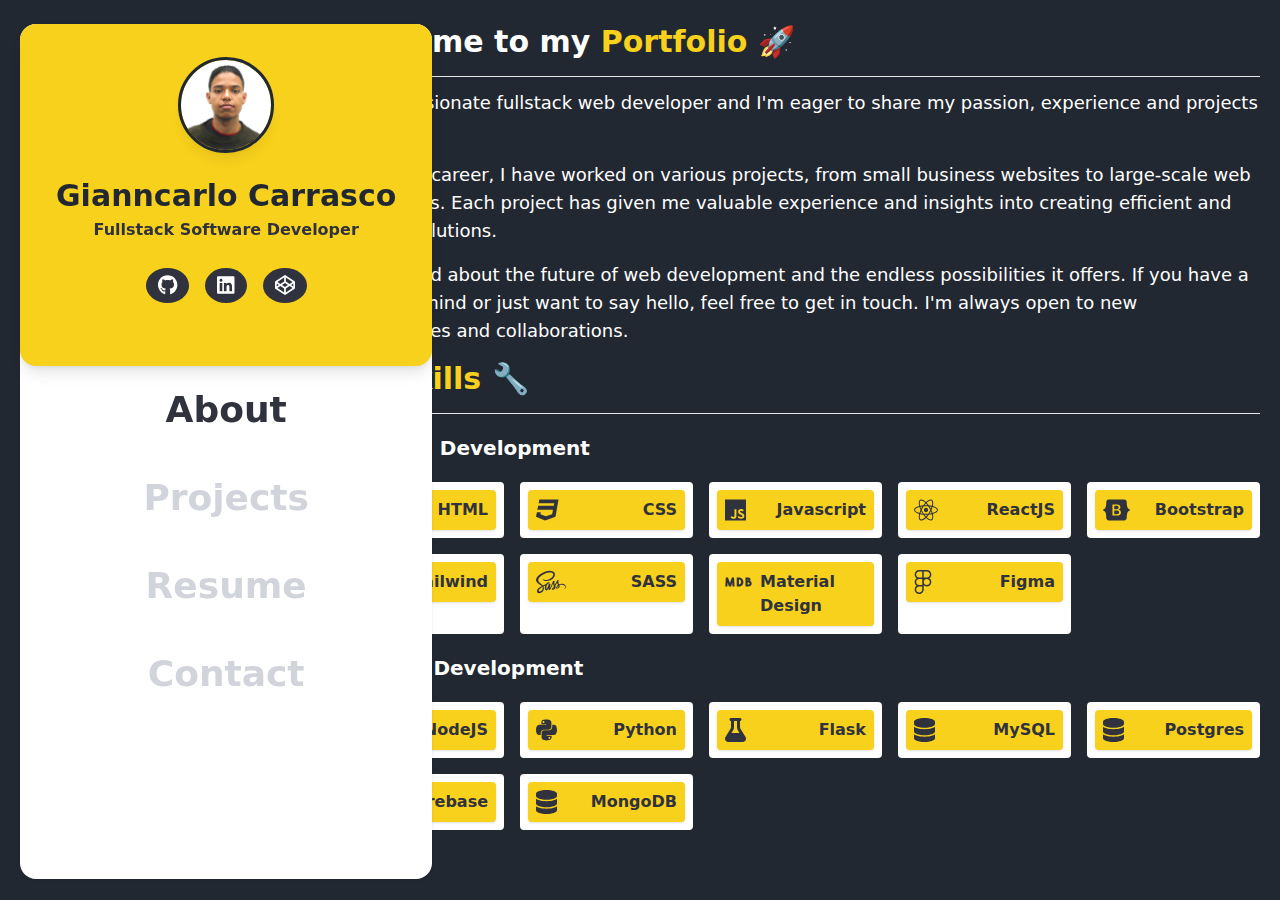
<file: index.html>
<!DOCTYPE html><html><head><meta charSet="utf-8"/><meta http-equiv="x-ua-compatible" content="ie=edge"/><meta name="viewport" content="width=device-width, initial-scale=1, shrink-to-fit=no"/><meta name="generator" content="Gatsby 5.11.0"/><style data-href="/styles.39bc9100c6eabd1f05c3.css" data-identity="gatsby-global-css">/*
! tailwindcss v3.3.2 | MIT License | https://tailwindcss.com
*/*,:after,:before{border:0 solid #e5e7eb;box-sizing:border-box}:after,:before{--tw-content:""}html{-webkit-text-size-adjust:100%;font-feature-settings:normal;font-family:ui-sans-serif,system-ui,-apple-system,BlinkMacSystemFont,Segoe UI,Roboto,Helvetica Neue,Arial,Noto Sans,sans-serif,Apple Color Emoji,Segoe UI Emoji,Segoe UI Symbol,Noto Color Emoji;font-variation-settings:normal;line-height:1.5;-moz-tab-size:4;-o-tab-size:4;tab-size:4}body{line-height:inherit;margin:0}hr{border-top-width:1px;color:inherit;height:0}abbr:where([title]){-webkit-text-decoration:underline dotted;text-decoration:underline dotted}h1,h2,h3,h4,h5,h6{font-size:inherit;font-weight:inherit}a{color:inherit;text-decoration:inherit}b,strong{font-weight:bolder}code,kbd,pre,samp{font-family:ui-monospace,SFMono-Regular,Menlo,Monaco,Consolas,Liberation Mono,Courier New,monospace;font-size:1em}small{font-size:80%}sub,sup{font-size:75%;line-height:0;position:relative;vertical-align:baseline}sub{bottom:-.25em}sup{top:-.5em}table{border-collapse:collapse;border-color:inherit;text-indent:0}button,input,optgroup,select,textarea{color:inherit;font-family:inherit;font-size:100%;font-weight:inherit;line-height:inherit;margin:0;padding:0}button,select{text-transform:none}[type=button],[type=reset],[type=submit],button{-webkit-appearance:button;background-color:transparent;background-image:none}:-moz-focusring{outline:auto}:-moz-ui-invalid{box-shadow:none}progress{vertical-align:baseline}::-webkit-inner-spin-button,::-webkit-outer-spin-button{height:auto}[type=search]{-webkit-appearance:textfield;outline-offset:-2px}::-webkit-search-decoration{-webkit-appearance:none}::-webkit-file-upload-button{-webkit-appearance:button;font:inherit}summary{display:list-item}blockquote,dd,dl,figure,h1,h2,h3,h4,h5,h6,hr,p,pre{margin:0}fieldset{margin:0}fieldset,legend{padding:0}menu,ol,ul{list-style:none;margin:0;padding:0}textarea{resize:vertical}input::-moz-placeholder,textarea::-moz-placeholder{color:#9ca3af;opacity:1}input::placeholder,textarea::placeholder{color:#9ca3af;opacity:1}[role=button],button{cursor:pointer}:disabled{cursor:default}audio,canvas,embed,iframe,img,object,svg,video{display:block;vertical-align:middle}img,video{height:auto;max-width:100%}[hidden]{display:none}*,:after,:before{--tw-border-spacing-x:0;--tw-border-spacing-y:0;--tw-translate-x:0;--tw-translate-y:0;--tw-rotate:0;--tw-skew-x:0;--tw-skew-y:0;--tw-scale-x:1;--tw-scale-y:1;--tw-pan-x: ;--tw-pan-y: ;--tw-pinch-zoom: ;--tw-scroll-snap-strictness:proximity;--tw-gradient-from-position: ;--tw-gradient-via-position: ;--tw-gradient-to-position: ;--tw-ordinal: ;--tw-slashed-zero: ;--tw-numeric-figure: ;--tw-numeric-spacing: ;--tw-numeric-fraction: ;--tw-ring-inset: ;--tw-ring-offset-width:0px;--tw-ring-offset-color:#fff;--tw-ring-color:rgba(59,130,246,.5);--tw-ring-offset-shadow:0 0 #0000;--tw-ring-shadow:0 0 #0000;--tw-shadow:0 0 #0000;--tw-shadow-colored:0 0 #0000;--tw-blur: ;--tw-brightness: ;--tw-contrast: ;--tw-grayscale: ;--tw-hue-rotate: ;--tw-invert: ;--tw-saturate: ;--tw-sepia: ;--tw-drop-shadow: ;--tw-backdrop-blur: ;--tw-backdrop-brightness: ;--tw-backdrop-contrast: ;--tw-backdrop-grayscale: ;--tw-backdrop-hue-rotate: ;--tw-backdrop-invert: ;--tw-backdrop-opacity: ;--tw-backdrop-saturate: ;--tw-backdrop-sepia: }::backdrop{--tw-border-spacing-x:0;--tw-border-spacing-y:0;--tw-translate-x:0;--tw-translate-y:0;--tw-rotate:0;--tw-skew-x:0;--tw-skew-y:0;--tw-scale-x:1;--tw-scale-y:1;--tw-pan-x: ;--tw-pan-y: ;--tw-pinch-zoom: ;--tw-scroll-snap-strictness:proximity;--tw-gradient-from-position: ;--tw-gradient-via-position: ;--tw-gradient-to-position: ;--tw-ordinal: ;--tw-slashed-zero: ;--tw-numeric-figure: ;--tw-numeric-spacing: ;--tw-numeric-fraction: ;--tw-ring-inset: ;--tw-ring-offset-width:0px;--tw-ring-offset-color:#fff;--tw-ring-color:rgba(59,130,246,.5);--tw-ring-offset-shadow:0 0 #0000;--tw-ring-shadow:0 0 #0000;--tw-shadow:0 0 #0000;--tw-shadow-colored:0 0 #0000;--tw-blur: ;--tw-brightness: ;--tw-contrast: ;--tw-grayscale: ;--tw-hue-rotate: ;--tw-invert: ;--tw-saturate: ;--tw-sepia: ;--tw-drop-shadow: ;--tw-backdrop-blur: ;--tw-backdrop-brightness: ;--tw-backdrop-contrast: ;--tw-backdrop-grayscale: ;--tw-backdrop-hue-rotate: ;--tw-backdrop-invert: ;--tw-backdrop-opacity: ;--tw-backdrop-saturate: ;--tw-backdrop-sepia: }.fixed{position:fixed}.col-span-1{grid-column:span 1/span 1}.col-span-3{grid-column:span 3/span 3}.col-span-9{grid-column:span 9/span 9}.mx-2{margin-left:.5rem;margin-right:.5rem}.mx-auto{margin-left:auto;margin-right:auto}.my-1{margin-bottom:.25rem;margin-top:.25rem}.my-3{margin-bottom:.75rem;margin-top:.75rem}.my-5{margin-bottom:1.25rem;margin-top:1.25rem}.my-6{margin-bottom:1.5rem;margin-top:1.5rem}.mb-4{margin-bottom:1rem}.mb-6{margin-bottom:1.5rem}.mb-8{margin-bottom:2rem}.ml-3{margin-left:.75rem}.mr-2{margin-right:.5rem}.mt-1{margin-top:.25rem}.mt-2{margin-top:.5rem}.mt-4{margin-top:1rem}.mt-8{margin-top:2rem}.mt-auto{margin-top:auto}.block{display:block}.inline{display:inline}.flex{display:flex}.grid{display:grid}.h-2\/5{height:40%}.h-32{height:8rem}.h-auto{height:auto}.h-full{height:100%}.h-screen{height:100vh}.w-1\/2{width:50%}.w-full{width:100%}.max-w-md{max-width:28rem}.grid-cols-12{grid-template-columns:repeat(12,minmax(0,1fr))}.grid-cols-4{grid-template-columns:repeat(4,minmax(0,1fr))}.grid-cols-5{grid-template-columns:repeat(5,minmax(0,1fr))}.flex-col{flex-direction:column}.items-center{align-items:center}.justify-center{justify-content:center}.justify-between{justify-content:space-between}.gap-1{gap:.25rem}.gap-4{gap:1rem}.overflow-hidden{overflow:hidden}.rounded{border-radius:.25rem}.rounded-2xl{border-radius:1rem}.rounded-3xl{border-radius:1.5rem}.rounded-full{border-radius:9999px}.rounded-lg{border-radius:.5rem}.border{border-width:1px}.border-gray-600{--tw-border-opacity:1;border-color:rgb(75 85 99/var(--tw-border-opacity))}.bg-dark{--tw-bg-opacity:1;background-color:rgb(48 50 61/var(--tw-bg-opacity))}.bg-emerald-500{--tw-bg-opacity:1;background-color:rgb(16 185 129/var(--tw-bg-opacity))}.bg-gray-700{--tw-bg-opacity:1;background-color:rgb(55 65 81/var(--tw-bg-opacity))}.bg-gray-800{--tw-bg-opacity:1;background-color:rgb(31 41 55/var(--tw-bg-opacity))}.bg-main{--tw-bg-opacity:1;background-color:rgb(248 209 28/var(--tw-bg-opacity))}.bg-teal-100{--tw-bg-opacity:1;background-color:rgb(204 251 241/var(--tw-bg-opacity))}.bg-white{--tw-bg-opacity:1;background-color:rgb(255 255 255/var(--tw-bg-opacity))}.p-2{padding:.5rem}.p-4{padding:1rem}.p-9{padding:2.25rem}.px-2{padding-left:.5rem;padding-right:.5rem}.px-3{padding-left:.75rem;padding-right:.75rem}.px-4{padding-left:1rem;padding-right:1rem}.px-5{padding-left:1.25rem;padding-right:1.25rem}.py-1{padding-bottom:.25rem;padding-top:.25rem}.py-2{padding-bottom:.5rem;padding-top:.5rem}.py-5{padding-bottom:1.25rem;padding-top:1.25rem}.py-6{padding-bottom:1.5rem;padding-top:1.5rem}.pr-10{padding-right:2.5rem}.text-center{text-align:center}.text-3xl{font-size:1.875rem;line-height:2.25rem}.text-4xl{font-size:2.25rem;line-height:2.5rem}.text-lg{font-size:1.125rem;line-height:1.75rem}.text-sm{font-size:.875rem;line-height:1.25rem}.text-xl{font-size:1.25rem;line-height:1.75rem}.font-bold{font-weight:700}.font-semibold{font-weight:600}.text-black{--tw-text-opacity:1;color:rgb(34 40 49/var(--tw-text-opacity))}.text-dark{--tw-text-opacity:1;color:rgb(48 50 61/var(--tw-text-opacity))}.text-gray-300{--tw-text-opacity:1;color:rgb(209 213 219/var(--tw-text-opacity))}.text-gray-400{--tw-text-opacity:1;color:rgb(156 163 175/var(--tw-text-opacity))}.text-gray-600{--tw-text-opacity:1;color:rgb(75 85 99/var(--tw-text-opacity))}.text-gray-800{--tw-text-opacity:1;color:rgb(31 41 55/var(--tw-text-opacity))}.text-main{--tw-text-opacity:1;color:rgb(248 209 28/var(--tw-text-opacity))}.text-white{--tw-text-opacity:1;color:rgb(255 255 255/var(--tw-text-opacity))}.shadow{--tw-shadow:0 1px 3px 0 rgba(0,0,0,.1),0 1px 2px -1px rgba(0,0,0,.1);--tw-shadow-colored:0 1px 3px 0 var(--tw-shadow-color),0 1px 2px -1px var(--tw-shadow-color)}.shadow,.shadow-lg{box-shadow:var(--tw-ring-offset-shadow,0 0 #0000),var(--tw-ring-shadow,0 0 #0000),var(--tw-shadow)}.shadow-lg{--tw-shadow:0 10px 15px -3px rgba(0,0,0,.1),0 4px 6px -4px rgba(0,0,0,.1);--tw-shadow-colored:0 10px 15px -3px var(--tw-shadow-color),0 4px 6px -4px var(--tw-shadow-color)}.shadow-md{--tw-shadow:0 4px 6px -1px rgba(0,0,0,.1),0 2px 4px -2px rgba(0,0,0,.1);--tw-shadow-colored:0 4px 6px -1px var(--tw-shadow-color),0 2px 4px -2px var(--tw-shadow-color);box-shadow:var(--tw-ring-offset-shadow,0 0 #0000),var(--tw-ring-shadow,0 0 #0000),var(--tw-shadow)}.outline{outline-style:solid}.outline-black{outline-color:#222831}.transition-colors{transition-duration:.15s;transition-property:color,background-color,border-color,text-decoration-color,fill,stroke;transition-timing-function:cubic-bezier(.4,0,.2,1)}.duration-300{transition-duration:.3s}*{box-sizing:border-box;margin:0;padding:0}body{background-color:#222831;color:#fff}.circle{border-radius:50%}.hover\:bg-emerald-600:hover{--tw-bg-opacity:1;background-color:rgb(5 150 105/var(--tw-bg-opacity))}.hover\:bg-gray-600:hover{--tw-bg-opacity:1;background-color:rgb(75 85 99/var(--tw-bg-opacity))}.hover\:bg-gray-800:hover{--tw-bg-opacity:1;background-color:rgb(31 41 55/var(--tw-bg-opacity))}.hover\:outline-none:hover{outline:2px solid transparent;outline-offset:2px}.hover\:ring:hover{--tw-ring-offset-shadow:var(--tw-ring-inset) 0 0 0 var(--tw-ring-offset-width) var(--tw-ring-offset-color);--tw-ring-shadow:var(--tw-ring-inset) 0 0 0 calc(3px + var(--tw-ring-offset-width)) var(--tw-ring-color);box-shadow:var(--tw-ring-offset-shadow),var(--tw-ring-shadow),var(--tw-shadow,0 0 #0000)}.hover\:ring-gray-800:hover{--tw-ring-opacity:1;--tw-ring-color:rgb(31 41 55/var(--tw-ring-opacity))}.hover\:ring-offset-2:hover{--tw-ring-offset-width:2px}.focus\:border-blue-500:focus{--tw-border-opacity:1;border-color:rgb(59 130 246/var(--tw-border-opacity))}.focus\:outline-none:focus{outline:2px solid transparent;outline-offset:2px}.focus\:ring:focus{--tw-ring-offset-shadow:var(--tw-ring-inset) 0 0 0 var(--tw-ring-offset-width) var(--tw-ring-offset-color);--tw-ring-shadow:var(--tw-ring-inset) 0 0 0 calc(3px + var(--tw-ring-offset-width)) var(--tw-ring-color);box-shadow:var(--tw-ring-offset-shadow),var(--tw-ring-shadow),var(--tw-shadow,0 0 #0000)}.focus\:ring-emerald-300:focus{--tw-ring-opacity:1;--tw-ring-color:rgb(110 231 183/var(--tw-ring-opacity))}</style><title data-gatsby-head="true">Gianncarlo Carrasco | Portfolio</title></head><body><div id="___gatsby"><div style="outline:none" tabindex="-1" id="gatsby-focus-wrapper"><main class="grid grid-cols-12 gap-1 h-screen px-5 py-6 mx-auto"><div class="col-span-3"><div class="bg-white shadow rounded-2xl flex flex-col" style="height:95vh;position:fixed"><div class="bg-main h-2/5 rounded-2xl shadow-lg flex flex-col justify-content-between align-center text-center p-9"><img src="/static/headshot-2a56b6435bf8a3eb51a7590f86abeb1b.jpg" class="outline outline-black mx-auto shadow-lg circle" width="90"/><div class="mt-auto mb-8"><p class="text-black text-3xl font-bold my-1">Gianncarlo Carrasco</p><p class="text-dark text-md font-semibold my-1">Fullstack Software Developer</p><div class="mt-8"><a href="https://github.com/Gginne" target="_blank" class="circle px-3 py-2 bg-dark rounded text-white hover:bg-gray-800 hover:outline-none hover:ring hover:ring-offset-2 hover:ring-gray-800 transition-colors duration-300 mx-2"><svg aria-hidden="true" focusable="false" data-prefix="fab" data-icon="github" class="svg-inline--fa fa-github fa-lg " role="img" xmlns="http://www.w3.org/2000/svg" viewBox="0 0 496 512" color="white"><path fill="currentColor" d="M165.9 397.4c0 2-2.3 3.6-5.2 3.6-3.3.3-5.6-1.3-5.6-3.6 0-2 2.3-3.6 5.2-3.6 3-.3 5.6 1.3 5.6 3.6zm-31.1-4.5c-.7 2 1.3 4.3 4.3 4.9 2.6 1 5.6 0 6.2-2s-1.3-4.3-4.3-5.2c-2.6-.7-5.5.3-6.2 2.3zm44.2-1.7c-2.9.7-4.9 2.6-4.6 4.9.3 2 2.9 3.3 5.9 2.6 2.9-.7 4.9-2.6 4.6-4.6-.3-1.9-3-3.2-5.9-2.9zM244.8 8C106.1 8 0 113.3 0 252c0 110.9 69.8 205.8 169.5 239.2 12.8 2.3 17.3-5.6 17.3-12.1 0-6.2-.3-40.4-.3-61.4 0 0-70 15-84.7-29.8 0 0-11.4-29.1-27.8-36.6 0 0-22.9-15.7 1.6-15.4 0 0 24.9 2 38.6 25.8 21.9 38.6 58.6 27.5 72.9 20.9 2.3-16 8.8-27.1 16-33.7-55.9-6.2-112.3-14.3-112.3-110.5 0-27.5 7.6-41.3 23.6-58.9-2.6-6.5-11.1-33.3 2.6-67.9 20.9-6.5 69 27 69 27 20-5.6 41.5-8.5 62.8-8.5s42.8 2.9 62.8 8.5c0 0 48.1-33.6 69-27 13.7 34.7 5.2 61.4 2.6 67.9 16 17.7 25.8 31.5 25.8 58.9 0 96.5-58.9 104.2-114.8 110.5 9.2 7.9 17 22.9 17 46.4 0 33.7-.3 75.4-.3 83.6 0 6.5 4.6 14.4 17.3 12.1C428.2 457.8 496 362.9 496 252 496 113.3 383.5 8 244.8 8zM97.2 352.9c-1.3 1-1 3.3.7 5.2 1.6 1.6 3.9 2.3 5.2 1 1.3-1 1-3.3-.7-5.2-1.6-1.6-3.9-2.3-5.2-1zm-10.8-8.1c-.7 1.3.3 2.9 2.3 3.9 1.6 1 3.6.7 4.3-.7.7-1.3-.3-2.9-2.3-3.9-2-.6-3.6-.3-4.3.7zm32.4 35.6c-1.6 1.3-1 4.3 1.3 6.2 2.3 2.3 5.2 2.6 6.5 1 1.3-1.3.7-4.3-1.3-6.2-2.2-2.3-5.2-2.6-6.5-1zm-11.4-14.7c-1.6 1-1.6 3.6 0 5.9 1.6 2.3 4.3 3.3 5.6 2.3 1.6-1.3 1.6-3.9 0-6.2-1.4-2.3-4-3.3-5.6-2z"></path></svg></a><a href="https://linkedin.com/in/gianncarlo-carrasco" target="_blank" class="circle px-3 py-2 bg-dark rounded text-white hover:bg-gray-800 hover:outline-none hover:ring hover:ring-offset-2 hover:ring-gray-800 transition-colors duration-300 mx-2"><svg aria-hidden="true" focusable="false" data-prefix="fab" data-icon="linkedin" class="svg-inline--fa fa-linkedin fa-lg " role="img" xmlns="http://www.w3.org/2000/svg" viewBox="0 0 448 512" color="white"><path fill="currentColor" d="M416 32H31.9C14.3 32 0 46.5 0 64.3v383.4C0 465.5 14.3 480 31.9 480H416c17.6 0 32-14.5 32-32.3V64.3c0-17.8-14.4-32.3-32-32.3zM135.4 416H69V202.2h66.5V416zm-33.2-243c-21.3 0-38.5-17.3-38.5-38.5S80.9 96 102.2 96c21.2 0 38.5 17.3 38.5 38.5 0 21.3-17.2 38.5-38.5 38.5zm282.1 243h-66.4V312c0-24.8-.5-56.7-34.5-56.7-34.6 0-39.9 27-39.9 54.9V416h-66.4V202.2h63.7v29.2h.9c8.9-16.8 30.6-34.5 62.9-34.5 67.2 0 79.7 44.3 79.7 101.9V416z"></path></svg></a><a href="https://codepen.io/Giannn" target="_blank" class="circle px-3 py-2 bg-dark rounded text-white hover:bg-gray-800 hover:outline-none hover:ring hover:ring-offset-2 hover:ring-gray-800 transition-colors duration-300 mx-2"><svg aria-hidden="true" focusable="false" data-prefix="fab" data-icon="codepen" class="svg-inline--fa fa-codepen fa-lg " role="img" xmlns="http://www.w3.org/2000/svg" viewBox="0 0 512 512" color="white"><path fill="currentColor" d="M502.285 159.704l-234-156c-7.987-4.915-16.511-4.96-24.571 0l-234 156C3.714 163.703 0 170.847 0 177.989v155.999c0 7.143 3.714 14.286 9.715 18.286l234 156.022c7.987 4.915 16.511 4.96 24.571 0l234-156.022c6-3.999 9.715-11.143 9.715-18.286V177.989c-.001-7.142-3.715-14.286-9.716-18.285zM278 63.131l172.286 114.858-76.857 51.429L278 165.703V63.131zm-44 0v102.572l-95.429 63.715-76.857-51.429L234 63.131zM44 219.132l55.143 36.857L44 292.846v-73.714zm190 229.715L61.714 333.989l76.857-51.429L234 346.275v102.572zm22-140.858l-77.715-52 77.715-52 77.715 52-77.715 52zm22 140.858V346.275l95.429-63.715 76.857 51.429L278 448.847zm190-156.001l-55.143-36.857L468 219.132v73.714z"></path></svg></a></div></div></div><div class="mx-auto text-center font-bold flex flex-col justify-content-between text-gray-300 text-4xl"><a aria-current="page" class="my-6 text-dark" href="/">About</a><a class="my-6" href="/projects/">Projects</a><a class="my-6" href="/resume/">Resume</a><a class="my-6" href="/contact/">Contact</a></div></div></div><div class="col-span-9"><div><h1 class="text-3xl font-bold mb-4">Welcome to my <span class="text-main">Portfolio</span> 🚀</h1><hr class="my-3"/><p class="text-lg mb-4">I am a passionate fullstack web developer and I&#x27;m eager to share my passion, experience and projects with you.</p><p class="text-lg mb-4">During my career, I have worked on various projects, from small business websites to large-scale web applications. Each project has given me valuable experience and insights into creating efficient and scalable solutions.</p><p class="text-lg mb-4">I am excited about the future of web development and the endless possibilities it offers. If you have a project in mind or just want to say hello, feel free to get in touch. I&#x27;m always open to new opportunities and collaborations.</p></div><div class="mt-4"><h1 class="text-3xl font-bold mb-4">My <span class="text-main">Skills</span> 🔧</h1><hr class="my-3"/><div><h1 class="font-bold my-5 text-xl"><span class="text-main">Frontend</span> Development</h1><div class="grid grid-cols-5 gap-4"><div class="bg-white p-2 rounded "><div class="bg-main p-2 rounded shadow text-dark font-bold flex justify-between"><svg aria-hidden="true" focusable="false" data-prefix="fab" data-icon="html5" class="svg-inline--fa fa-html5 fa-xl mr-2" role="img" xmlns="http://www.w3.org/2000/svg" viewBox="0 0 384 512"><path fill="currentColor" d="M0 32l34.9 395.8L191.5 480l157.6-52.2L384 32H0zm308.2 127.9H124.4l4.1 49.4h175.6l-13.6 148.4-97.9 27v.3h-1.1l-98.7-27.3-6-75.8h47.7L138 320l53.5 14.5 53.7-14.5 6-62.2H84.3L71.5 112.2h241.1l-4.4 47.7z"></path></svg><h1>HTML</h1></div></div><div class="bg-white p-2 rounded "><div class="bg-main p-2 rounded shadow text-dark font-bold flex justify-between"><svg aria-hidden="true" focusable="false" data-prefix="fab" data-icon="css3" class="svg-inline--fa fa-css3 fa-xl mr-2" role="img" xmlns="http://www.w3.org/2000/svg" viewBox="0 0 512 512"><path fill="currentColor" d="M480 32l-64 368-223.3 80L0 400l19.6-94.8h82l-8 40.6L210 390.2l134.1-44.4 18.8-97.1H29.5l16-82h333.7l10.5-52.7H56.3l16.3-82H480z"></path></svg><h1>CSS</h1></div></div><div class="bg-white p-2 rounded "><div class="bg-main p-2 rounded shadow text-dark font-bold flex justify-between"><svg aria-hidden="true" focusable="false" data-prefix="fab" data-icon="js" class="svg-inline--fa fa-js fa-xl mr-2" role="img" xmlns="http://www.w3.org/2000/svg" viewBox="0 0 448 512"><path fill="currentColor" d="M0 32v448h448V32H0zm243.8 349.4c0 43.6-25.6 63.5-62.9 63.5-33.7 0-53.2-17.4-63.2-38.5l34.3-20.7c6.6 11.7 12.6 21.6 27.1 21.6 13.8 0 22.6-5.4 22.6-26.5V237.7h42.1v143.7zm99.6 63.5c-39.1 0-64.4-18.6-76.7-43l34.3-19.8c9 14.7 20.8 25.6 41.5 25.6 17.4 0 28.6-8.7 28.6-20.8 0-14.4-11.4-19.5-30.7-28l-10.5-4.5c-30.4-12.9-50.5-29.2-50.5-63.5 0-31.6 24.1-55.6 61.6-55.6 26.8 0 46 9.3 59.8 33.7L368 290c-7.2-12.9-15-18-27.1-18-12.3 0-20.1 7.8-20.1 18 0 12.6 7.8 17.7 25.9 25.6l10.5 4.5c35.8 15.3 55.9 31 55.9 66.2 0 37.8-29.8 58.6-69.7 58.6z"></path></svg><h1>Javascript</h1></div></div><div class="bg-white p-2 rounded "><div class="bg-main p-2 rounded shadow text-dark font-bold flex justify-between"><svg aria-hidden="true" focusable="false" data-prefix="fab" data-icon="react" class="svg-inline--fa fa-react fa-xl mr-2" role="img" xmlns="http://www.w3.org/2000/svg" viewBox="0 0 512 512"><path fill="currentColor" d="M418.2 177.2c-5.4-1.8-10.8-3.5-16.2-5.1.9-3.7 1.7-7.4 2.5-11.1 12.3-59.6 4.2-107.5-23.1-123.3-26.3-15.1-69.2.6-112.6 38.4-4.3 3.7-8.5 7.6-12.5 11.5-2.7-2.6-5.5-5.2-8.3-7.7-45.5-40.4-91.1-57.4-118.4-41.5-26.2 15.2-34 60.3-23 116.7 1.1 5.6 2.3 11.1 3.7 16.7-6.4 1.8-12.7 3.8-18.6 5.9C38.3 196.2 0 225.4 0 255.6c0 31.2 40.8 62.5 96.3 81.5 4.5 1.5 9 3 13.6 4.3-1.5 6-2.8 11.9-4 18-10.5 55.5-2.3 99.5 23.9 114.6 27 15.6 72.4-.4 116.6-39.1 3.5-3.1 7-6.3 10.5-9.7 4.4 4.3 9 8.4 13.6 12.4 42.8 36.8 85.1 51.7 111.2 36.6 27-15.6 35.8-62.9 24.4-120.5-.9-4.4-1.9-8.9-3-13.5 3.2-.9 6.3-1.9 9.4-2.9 57.7-19.1 99.5-50 99.5-81.7 0-30.3-39.4-59.7-93.8-78.4zM282.9 92.3c37.2-32.4 71.9-45.1 87.7-36 16.9 9.7 23.4 48.9 12.8 100.4-.7 3.4-1.4 6.7-2.3 10-22.2-5-44.7-8.6-67.3-10.6-13-18.6-27.2-36.4-42.6-53.1 3.9-3.7 7.7-7.2 11.7-10.7zM167.2 307.5c5.1 8.7 10.3 17.4 15.8 25.9-15.6-1.7-31.1-4.2-46.4-7.5 4.4-14.4 9.9-29.3 16.3-44.5 4.6 8.8 9.3 17.5 14.3 26.1zm-30.3-120.3c14.4-3.2 29.7-5.8 45.6-7.8-5.3 8.3-10.5 16.8-15.4 25.4-4.9 8.5-9.7 17.2-14.2 26-6.3-14.9-11.6-29.5-16-43.6zm27.4 68.9c6.6-13.8 13.8-27.3 21.4-40.6s15.8-26.2 24.4-38.9c15-1.1 30.3-1.7 45.9-1.7s31 .6 45.9 1.7c8.5 12.6 16.6 25.5 24.3 38.7s14.9 26.7 21.7 40.4c-6.7 13.8-13.9 27.4-21.6 40.8-7.6 13.3-15.7 26.2-24.2 39-14.9 1.1-30.4 1.6-46.1 1.6s-30.9-.5-45.6-1.4c-8.7-12.7-16.9-25.7-24.6-39s-14.8-26.8-21.5-40.6zm180.6 51.2c5.1-8.8 9.9-17.7 14.6-26.7 6.4 14.5 12 29.2 16.9 44.3-15.5 3.5-31.2 6.2-47 8 5.4-8.4 10.5-17 15.5-25.6zm14.4-76.5c-4.7-8.8-9.5-17.6-14.5-26.2-4.9-8.5-10-16.9-15.3-25.2 16.1 2 31.5 4.7 45.9 8-4.6 14.8-10 29.2-16.1 43.4zM256.2 118.3c10.5 11.4 20.4 23.4 29.6 35.8-19.8-.9-39.7-.9-59.5 0 9.8-12.9 19.9-24.9 29.9-35.8zM140.2 57c16.8-9.8 54.1 4.2 93.4 39 2.5 2.2 5 4.6 7.6 7-15.5 16.7-29.8 34.5-42.9 53.1-22.6 2-45 5.5-67.2 10.4-1.3-5.1-2.4-10.3-3.5-15.5-9.4-48.4-3.2-84.9 12.6-94zm-24.5 263.6c-4.2-1.2-8.3-2.5-12.4-3.9-21.3-6.7-45.5-17.3-63-31.2-10.1-7-16.9-17.8-18.8-29.9 0-18.3 31.6-41.7 77.2-57.6 5.7-2 11.5-3.8 17.3-5.5 6.8 21.7 15 43 24.5 63.6-9.6 20.9-17.9 42.5-24.8 64.5zm116.6 98c-16.5 15.1-35.6 27.1-56.4 35.3-11.1 5.3-23.9 5.8-35.3 1.3-15.9-9.2-22.5-44.5-13.5-92 1.1-5.6 2.3-11.2 3.7-16.7 22.4 4.8 45 8.1 67.9 9.8 13.2 18.7 27.7 36.6 43.2 53.4-3.2 3.1-6.4 6.1-9.6 8.9zm24.5-24.3c-10.2-11-20.4-23.2-30.3-36.3 9.6.4 19.5.6 29.5.6 10.3 0 20.4-.2 30.4-.7-9.2 12.7-19.1 24.8-29.6 36.4zm130.7 30c-.9 12.2-6.9 23.6-16.5 31.3-15.9 9.2-49.8-2.8-86.4-34.2-4.2-3.6-8.4-7.5-12.7-11.5 15.3-16.9 29.4-34.8 42.2-53.6 22.9-1.9 45.7-5.4 68.2-10.5 1 4.1 1.9 8.2 2.7 12.2 4.9 21.6 5.7 44.1 2.5 66.3zm18.2-107.5c-2.8.9-5.6 1.8-8.5 2.6-7-21.8-15.6-43.1-25.5-63.8 9.6-20.4 17.7-41.4 24.5-62.9 5.2 1.5 10.2 3.1 15 4.7 46.6 16 79.3 39.8 79.3 58 0 19.6-34.9 44.9-84.8 61.4zm-149.7-15c25.3 0 45.8-20.5 45.8-45.8s-20.5-45.8-45.8-45.8c-25.3 0-45.8 20.5-45.8 45.8s20.5 45.8 45.8 45.8z"></path></svg><h1>ReactJS</h1></div></div><div class="bg-white p-2 rounded "><div class="bg-main p-2 rounded shadow text-dark font-bold flex justify-between"><svg aria-hidden="true" focusable="false" data-prefix="fab" data-icon="bootstrap" class="svg-inline--fa fa-bootstrap fa-xl mr-2" role="img" xmlns="http://www.w3.org/2000/svg" viewBox="0 0 576 512"><path fill="currentColor" d="M333.5,201.4c0-22.1-15.6-34.3-43-34.3h-50.4v71.2h42.5C315.4,238.2,333.5,225,333.5,201.4z M517,188.6 c-9.5-30.9-10.9-68.8-9.8-98.1c1.1-30.5-22.7-58.5-54.7-58.5H123.7c-32.1,0-55.8,28.1-54.7,58.5c1,29.3-0.3,67.2-9.8,98.1 c-9.6,31-25.7,50.6-52.2,53.1v28.5c26.4,2.5,42.6,22.1,52.2,53.1c9.5,30.9,10.9,68.8,9.8,98.1c-1.1,30.5,22.7,58.5,54.7,58.5h328.7 c32.1,0,55.8-28.1,54.7-58.5c-1-29.3,0.3-67.2,9.8-98.1c9.6-31,25.7-50.6,52.1-53.1v-28.5C542.7,239.2,526.5,219.6,517,188.6z M300.2,375.1h-97.9V136.8h97.4c43.3,0,71.7,23.4,71.7,59.4c0,25.3-19.1,47.9-43.5,51.8v1.3c33.2,3.6,55.5,26.6,55.5,58.3 C383.4,349.7,352.1,375.1,300.2,375.1z M290.2,266.4h-50.1v78.4h52.3c34.2,0,52.3-13.7,52.3-39.5 C344.7,279.6,326.1,266.4,290.2,266.4z"></path></svg><h1>Bootstrap</h1></div></div><div class="bg-white p-2 rounded "><div class="bg-main p-2 rounded shadow text-dark font-bold flex justify-between"><svg aria-hidden="true" focusable="false" data-prefix="fab" data-icon="bootstrap" class="svg-inline--fa fa-bootstrap fa-xl mr-2" role="img" xmlns="http://www.w3.org/2000/svg" viewBox="0 0 576 512"><path fill="currentColor" d="M333.5,201.4c0-22.1-15.6-34.3-43-34.3h-50.4v71.2h42.5C315.4,238.2,333.5,225,333.5,201.4z M517,188.6 c-9.5-30.9-10.9-68.8-9.8-98.1c1.1-30.5-22.7-58.5-54.7-58.5H123.7c-32.1,0-55.8,28.1-54.7,58.5c1,29.3-0.3,67.2-9.8,98.1 c-9.6,31-25.7,50.6-52.2,53.1v28.5c26.4,2.5,42.6,22.1,52.2,53.1c9.5,30.9,10.9,68.8,9.8,98.1c-1.1,30.5,22.7,58.5,54.7,58.5h328.7 c32.1,0,55.8-28.1,54.7-58.5c-1-29.3,0.3-67.2,9.8-98.1c9.6-31,25.7-50.6,52.1-53.1v-28.5C542.7,239.2,526.5,219.6,517,188.6z M300.2,375.1h-97.9V136.8h97.4c43.3,0,71.7,23.4,71.7,59.4c0,25.3-19.1,47.9-43.5,51.8v1.3c33.2,3.6,55.5,26.6,55.5,58.3 C383.4,349.7,352.1,375.1,300.2,375.1z M290.2,266.4h-50.1v78.4h52.3c34.2,0,52.3-13.7,52.3-39.5 C344.7,279.6,326.1,266.4,290.2,266.4z"></path></svg><h1>Tailwind</h1></div></div><div class="bg-white p-2 rounded "><div class="bg-main p-2 rounded shadow text-dark font-bold flex justify-between"><svg aria-hidden="true" focusable="false" data-prefix="fab" data-icon="sass" class="svg-inline--fa fa-sass fa-xl mr-2" role="img" xmlns="http://www.w3.org/2000/svg" viewBox="0 0 640 512"><path fill="currentColor" d="M301.84 378.92c-.3.6-.6 1.08 0 0zm249.13-87a131.16 131.16 0 0 0-58 13.5c-5.9-11.9-12-22.3-13-30.1-1.2-9.1-2.5-14.5-1.1-25.3s7.7-26.1 7.6-27.2-1.4-6.6-14.3-6.7-24 2.5-25.29 5.9a122.83 122.83 0 0 0-5.3 19.1c-2.3 11.7-25.79 53.5-39.09 75.3-4.4-8.5-8.1-16-8.9-22-1.2-9.1-2.5-14.5-1.1-25.3s7.7-26.1 7.6-27.2-1.4-6.6-14.29-6.7-24 2.5-25.3 5.9-2.7 11.4-5.3 19.1-33.89 77.3-42.08 95.4c-4.2 9.2-7.8 16.6-10.4 21.6-.4.8-.7 1.3-.9 1.7.3-.5.5-1 .5-.8-2.2 4.3-3.5 6.7-3.5 6.7v.1c-1.7 3.2-3.6 6.1-4.5 6.1-.6 0-1.9-8.4.3-19.9 4.7-24.2 15.8-61.8 15.7-63.1-.1-.7 2.1-7.2-7.3-10.7-9.1-3.3-12.4 2.2-13.2 2.2s-1.4 2-1.4 2 10.1-42.4-19.39-42.4c-18.4 0-44 20.2-56.58 38.5-7.9 4.3-25 13.6-43 23.5-6.9 3.8-14 7.7-20.7 11.4-.5-.5-.9-1-1.4-1.5-35.79-38.2-101.87-65.2-99.07-116.5 1-18.7 7.5-67.8 127.07-127.4 98-48.8 176.35-35.4 189.84-5.6 19.4 42.5-41.89 121.6-143.66 133-38.79 4.3-59.18-10.7-64.28-16.3-5.3-5.9-6.1-6.2-8.1-5.1-3.3 1.8-1.2 7 0 10.1 3 7.9 15.5 21.9 36.79 28.9 18.7 6.1 64.18 9.5 119.17-11.8 61.78-23.8 109.87-90.1 95.77-145.6C386.52 18.32 293-.18 204.57 31.22c-52.69 18.7-109.67 48.1-150.66 86.4-48.69 45.6-56.48 85.3-53.28 101.9 11.39 58.9 92.57 97.3 125.06 125.7-1.6.9-3.1 1.7-4.5 2.5-16.29 8.1-78.18 40.5-93.67 74.7-17.5 38.8 2.9 66.6 16.29 70.4 41.79 11.6 84.58-9.3 107.57-43.6s20.2-79.1 9.6-99.5c-.1-.3-.3-.5-.4-.8 4.2-2.5 8.5-5 12.8-7.5 8.29-4.9 16.39-9.4 23.49-13.3-4 10.8-6.9 23.8-8.4 42.6-1.8 22 7.3 50.5 19.1 61.7 5.2 4.9 11.49 5 15.39 5 13.8 0 20-11.4 26.89-25 8.5-16.6 16-35.9 16-35.9s-9.4 52.2 16.3 52.2c9.39 0 18.79-12.1 23-18.3v.1s.2-.4.7-1.2c1-1.5 1.5-2.4 1.5-2.4v-.3c3.8-6.5 12.1-21.4 24.59-46 16.2-31.8 31.69-71.5 31.69-71.5a201.24 201.24 0 0 0 6.2 25.8c2.8 9.5 8.7 19.9 13.4 30-3.8 5.2-6.1 8.2-6.1 8.2a.31.31 0 0 0 .1.2c-3 4-6.4 8.3-9.9 12.5-12.79 15.2-28 32.6-30 37.6-2.4 5.9-1.8 10.3 2.8 13.7 3.4 2.6 9.4 3 15.69 2.5 11.5-.8 19.6-3.6 23.5-5.4a82.2 82.2 0 0 0 20.19-10.6c12.5-9.2 20.1-22.4 19.4-39.8-.4-9.6-3.5-19.2-7.3-28.2 1.1-1.6 2.3-3.3 3.4-5C434.8 301.72 450.1 270 450.1 270a201.24 201.24 0 0 0 6.2 25.8c2.4 8.1 7.09 17 11.39 25.7-18.59 15.1-30.09 32.6-34.09 44.1-7.4 21.3-1.6 30.9 9.3 33.1 4.9 1 11.9-1.3 17.1-3.5a79.46 79.46 0 0 0 21.59-11.1c12.5-9.2 24.59-22.1 23.79-39.6-.3-7.9-2.5-15.8-5.4-23.4 15.7-6.6 36.09-10.2 62.09-7.2 55.68 6.5 66.58 41.3 64.48 55.8s-13.8 22.6-17.7 25-5.1 3.3-4.8 5.1c.5 2.6 2.3 2.5 5.6 1.9 4.6-.8 29.19-11.8 30.29-38.7 1.6-34-31.09-71.4-89-71.1zm-429.18 144.7c-18.39 20.1-44.19 27.7-55.28 21.3C54.61 451 59.31 421.42 82 400c13.8-13 31.59-25 43.39-32.4 2.7-1.6 6.6-4 11.4-6.9.8-.5 1.2-.7 1.2-.7.9-.6 1.9-1.1 2.9-1.7 8.29 30.4.3 57.2-19.1 78.3zm134.36-91.4c-6.4 15.7-19.89 55.7-28.09 53.6-7-1.8-11.3-32.3-1.4-62.3 5-15.1 15.6-33.1 21.9-40.1 10.09-11.3 21.19-14.9 23.79-10.4 3.5 5.9-12.2 49.4-16.2 59.2zm111 53c-2.7 1.4-5.2 2.3-6.4 1.6-.9-.5 1.1-2.4 1.1-2.4s13.9-14.9 19.4-21.7c3.2-4 6.9-8.7 10.89-13.9 0 .5.1 1 .1 1.6-.13 17.9-17.32 30-25.12 34.8zm85.58-19.5c-2-1.4-1.7-6.1 5-20.7 2.6-5.7 8.59-15.3 19-24.5a36.18 36.18 0 0 1 1.9 10.8c-.1 22.5-16.2 30.9-25.89 34.4z"></path></svg><h1>SASS</h1></div></div><div class="bg-white p-2 rounded "><div class="bg-main p-2 rounded shadow text-dark font-bold flex justify-between"><svg aria-hidden="true" focusable="false" data-prefix="fab" data-icon="mdb" class="svg-inline--fa fa-mdb fa-xl mr-2" role="img" xmlns="http://www.w3.org/2000/svg" viewBox="0 0 576 512"><path fill="currentColor" d="M17.37 160.41L7 352h43.91l5.59-79.83L84.43 352h44.71l25.54-77.43 4.79 77.43H205l-12.79-191.59H146.7L106 277.74 63.67 160.41zm281 0h-47.9V352h47.9s95 .8 94.2-95.79c-.78-94.21-94.18-95.78-94.18-95.78zm-1.2 146.46V204.78s46 4.27 46.8 50.57-46.78 51.54-46.78 51.54zm238.29-74.24a56.16 56.16 0 0 0 8-38.31c-5.34-35.76-55.08-34.32-55.08-34.32h-51.9v191.58H482s87 4.79 87-63.85c0-43.14-33.52-55.08-33.52-55.08zm-51.9-31.94s13.57-1.59 16 9.59c1.43 6.66-4 12-4 12h-12v-21.57zm-.1 109.46l.1-24.92V267h.08s41.58-4.73 41.19 22.43c-.33 25.65-41.35 20.74-41.35 20.74z"></path></svg><h1>Material Design</h1></div></div><div class="bg-white p-2 rounded "><div class="bg-main p-2 rounded shadow text-dark font-bold flex justify-between"><svg aria-hidden="true" focusable="false" data-prefix="fab" data-icon="figma" class="svg-inline--fa fa-figma fa-xl mr-2" role="img" xmlns="http://www.w3.org/2000/svg" viewBox="0 0 384 512"><path fill="currentColor" d="M14 95.7924C14 42.8877 56.8878 0 109.793 0H274.161C327.066 0 369.954 42.8877 369.954 95.7924C369.954 129.292 352.758 158.776 326.711 175.897C352.758 193.019 369.954 222.502 369.954 256.002C369.954 308.907 327.066 351.795 274.161 351.795H272.081C247.279 351.795 224.678 342.369 207.666 326.904V415.167C207.666 468.777 163.657 512 110.309 512C57.5361 512 14 469.243 14 416.207C14 382.709 31.1945 353.227 57.2392 336.105C31.1945 318.983 14 289.5 14 256.002C14 222.502 31.196 193.019 57.2425 175.897C31.196 158.776 14 129.292 14 95.7924ZM176.288 191.587H109.793C74.2172 191.587 45.3778 220.427 45.3778 256.002C45.3778 291.44 73.9948 320.194 109.381 320.416C109.518 320.415 109.655 320.415 109.793 320.415H176.288V191.587ZM207.666 256.002C207.666 291.577 236.505 320.417 272.081 320.417H274.161C309.737 320.417 338.576 291.577 338.576 256.002C338.576 220.427 309.737 191.587 274.161 191.587H272.081C236.505 191.587 207.666 220.427 207.666 256.002ZM109.793 351.795C109.655 351.795 109.518 351.794 109.381 351.794C73.9948 352.015 45.3778 380.769 45.3778 416.207C45.3778 451.652 74.6025 480.622 110.309 480.622C146.591 480.622 176.288 451.186 176.288 415.167V351.795H109.793ZM109.793 31.3778C74.2172 31.3778 45.3778 60.2173 45.3778 95.7924C45.3778 131.368 74.2172 160.207 109.793 160.207H176.288V31.3778H109.793ZM207.666 160.207H274.161C309.737 160.207 338.576 131.368 338.576 95.7924C338.576 60.2173 309.737 31.3778 274.161 31.3778H207.666V160.207Z"></path></svg><h1>Figma</h1></div></div></div></div><div><h1 class="font-bold my-5 text-xl"><span class="text-main">Backend</span> Development</h1><div class="grid grid-cols-5 gap-4"><div class="bg-white p-2 rounded "><div class="bg-main p-2 rounded shadow text-dark font-bold flex justify-between"><svg aria-hidden="true" focusable="false" data-prefix="fab" data-icon="node-js" class="svg-inline--fa fa-node-js fa-xl mr-2" role="img" xmlns="http://www.w3.org/2000/svg" viewBox="0 0 448 512"><path fill="currentColor" d="M224 508c-6.7 0-13.5-1.8-19.4-5.2l-61.7-36.5c-9.2-5.2-4.7-7-1.7-8 12.3-4.3 14.8-5.2 27.9-12.7 1.4-.8 3.2-.5 4.6.4l47.4 28.1c1.7 1 4.1 1 5.7 0l184.7-106.6c1.7-1 2.8-3 2.8-5V149.3c0-2.1-1.1-4-2.9-5.1L226.8 37.7c-1.7-1-4-1-5.7 0L36.6 144.3c-1.8 1-2.9 3-2.9 5.1v213.1c0 2 1.1 4 2.9 4.9l50.6 29.2c27.5 13.7 44.3-2.4 44.3-18.7V167.5c0-3 2.4-5.3 5.4-5.3h23.4c2.9 0 5.4 2.3 5.4 5.3V378c0 36.6-20 57.6-54.7 57.6-10.7 0-19.1 0-42.5-11.6l-48.4-27.9C8.1 389.2.7 376.3.7 362.4V149.3c0-13.8 7.4-26.8 19.4-33.7L204.6 9c11.7-6.6 27.2-6.6 38.8 0l184.7 106.7c12 6.9 19.4 19.8 19.4 33.7v213.1c0 13.8-7.4 26.7-19.4 33.7L243.4 502.8c-5.9 3.4-12.6 5.2-19.4 5.2zm149.1-210.1c0-39.9-27-50.5-83.7-58-57.4-7.6-63.2-11.5-63.2-24.9 0-11.1 4.9-25.9 47.4-25.9 37.9 0 51.9 8.2 57.7 33.8.5 2.4 2.7 4.2 5.2 4.2h24c1.5 0 2.9-.6 3.9-1.7s1.5-2.6 1.4-4.1c-3.7-44.1-33-64.6-92.2-64.6-52.7 0-84.1 22.2-84.1 59.5 0 40.4 31.3 51.6 81.8 56.6 60.5 5.9 65.2 14.8 65.2 26.7 0 20.6-16.6 29.4-55.5 29.4-48.9 0-59.6-12.3-63.2-36.6-.4-2.6-2.6-4.5-5.3-4.5h-23.9c-3 0-5.3 2.4-5.3 5.3 0 31.1 16.9 68.2 97.8 68.2 58.4-.1 92-23.2 92-63.4z"></path></svg><h1>NodeJS</h1></div></div><div class="bg-white p-2 rounded "><div class="bg-main p-2 rounded shadow text-dark font-bold flex justify-between"><svg aria-hidden="true" focusable="false" data-prefix="fab" data-icon="python" class="svg-inline--fa fa-python fa-xl mr-2" role="img" xmlns="http://www.w3.org/2000/svg" viewBox="0 0 448 512"><path fill="currentColor" d="M439.8 200.5c-7.7-30.9-22.3-54.2-53.4-54.2h-40.1v47.4c0 36.8-31.2 67.8-66.8 67.8H172.7c-29.2 0-53.4 25-53.4 54.3v101.8c0 29 25.2 46 53.4 54.3 33.8 9.9 66.3 11.7 106.8 0 26.9-7.8 53.4-23.5 53.4-54.3v-40.7H226.2v-13.6h160.2c31.1 0 42.6-21.7 53.4-54.2 11.2-33.5 10.7-65.7 0-108.6zM286.2 404c11.1 0 20.1 9.1 20.1 20.3 0 11.3-9 20.4-20.1 20.4-11 0-20.1-9.2-20.1-20.4.1-11.3 9.1-20.3 20.1-20.3zM167.8 248.1h106.8c29.7 0 53.4-24.5 53.4-54.3V91.9c0-29-24.4-50.7-53.4-55.6-35.8-5.9-74.7-5.6-106.8.1-45.2 8-53.4 24.7-53.4 55.6v40.7h106.9v13.6h-147c-31.1 0-58.3 18.7-66.8 54.2-9.8 40.7-10.2 66.1 0 108.6 7.6 31.6 25.7 54.2 56.8 54.2H101v-48.8c0-35.3 30.5-66.4 66.8-66.4zm-6.7-142.6c-11.1 0-20.1-9.1-20.1-20.3.1-11.3 9-20.4 20.1-20.4 11 0 20.1 9.2 20.1 20.4s-9 20.3-20.1 20.3z"></path></svg><h1>Python</h1></div></div><div class="bg-white p-2 rounded "><div class="bg-main p-2 rounded shadow text-dark font-bold flex justify-between"><svg aria-hidden="true" focusable="false" data-prefix="fas" data-icon="flask" class="svg-inline--fa fa-flask fa-xl mr-2" role="img" xmlns="http://www.w3.org/2000/svg" viewBox="0 0 448 512"><path fill="currentColor" d="M288 0H160 128C110.3 0 96 14.3 96 32s14.3 32 32 32V196.8c0 11.8-3.3 23.5-9.5 33.5L10.3 406.2C3.6 417.2 0 429.7 0 442.6C0 480.9 31.1 512 69.4 512H378.6c38.3 0 69.4-31.1 69.4-69.4c0-12.8-3.6-25.4-10.3-36.4L329.5 230.4c-6.2-10.1-9.5-21.7-9.5-33.5V64c17.7 0 32-14.3 32-32s-14.3-32-32-32H288zM192 196.8V64h64V196.8c0 23.7 6.6 46.9 19 67.1L309.5 320h-171L173 263.9c12.4-20.2 19-43.4 19-67.1z"></path></svg><h1>Flask</h1></div></div><div class="bg-white p-2 rounded "><div class="bg-main p-2 rounded shadow text-dark font-bold flex justify-between"><svg aria-hidden="true" focusable="false" data-prefix="fas" data-icon="database" class="svg-inline--fa fa-database fa-xl mr-2" role="img" xmlns="http://www.w3.org/2000/svg" viewBox="0 0 448 512"><path fill="currentColor" d="M448 80v48c0 44.2-100.3 80-224 80S0 172.2 0 128V80C0 35.8 100.3 0 224 0S448 35.8 448 80zM393.2 214.7c20.8-7.4 39.9-16.9 54.8-28.6V288c0 44.2-100.3 80-224 80S0 332.2 0 288V186.1c14.9 11.8 34 21.2 54.8 28.6C99.7 230.7 159.5 240 224 240s124.3-9.3 169.2-25.3zM0 346.1c14.9 11.8 34 21.2 54.8 28.6C99.7 390.7 159.5 400 224 400s124.3-9.3 169.2-25.3c20.8-7.4 39.9-16.9 54.8-28.6V432c0 44.2-100.3 80-224 80S0 476.2 0 432V346.1z"></path></svg><h1>MySQL</h1></div></div><div class="bg-white p-2 rounded "><div class="bg-main p-2 rounded shadow text-dark font-bold flex justify-between"><svg aria-hidden="true" focusable="false" data-prefix="fas" data-icon="database" class="svg-inline--fa fa-database fa-xl mr-2" role="img" xmlns="http://www.w3.org/2000/svg" viewBox="0 0 448 512"><path fill="currentColor" d="M448 80v48c0 44.2-100.3 80-224 80S0 172.2 0 128V80C0 35.8 100.3 0 224 0S448 35.8 448 80zM393.2 214.7c20.8-7.4 39.9-16.9 54.8-28.6V288c0 44.2-100.3 80-224 80S0 332.2 0 288V186.1c14.9 11.8 34 21.2 54.8 28.6C99.7 230.7 159.5 240 224 240s124.3-9.3 169.2-25.3zM0 346.1c14.9 11.8 34 21.2 54.8 28.6C99.7 390.7 159.5 400 224 400s124.3-9.3 169.2-25.3c20.8-7.4 39.9-16.9 54.8-28.6V432c0 44.2-100.3 80-224 80S0 476.2 0 432V346.1z"></path></svg><h1>Postgres</h1></div></div><div class="bg-white p-2 rounded "><div class="bg-main p-2 rounded shadow text-dark font-bold flex justify-between"><svg aria-hidden="true" focusable="false" data-prefix="fas" data-icon="database" class="svg-inline--fa fa-database fa-xl mr-2" role="img" xmlns="http://www.w3.org/2000/svg" viewBox="0 0 448 512"><path fill="currentColor" d="M448 80v48c0 44.2-100.3 80-224 80S0 172.2 0 128V80C0 35.8 100.3 0 224 0S448 35.8 448 80zM393.2 214.7c20.8-7.4 39.9-16.9 54.8-28.6V288c0 44.2-100.3 80-224 80S0 332.2 0 288V186.1c14.9 11.8 34 21.2 54.8 28.6C99.7 230.7 159.5 240 224 240s124.3-9.3 169.2-25.3zM0 346.1c14.9 11.8 34 21.2 54.8 28.6C99.7 390.7 159.5 400 224 400s124.3-9.3 169.2-25.3c20.8-7.4 39.9-16.9 54.8-28.6V432c0 44.2-100.3 80-224 80S0 476.2 0 432V346.1z"></path></svg><h1>Firebase</h1></div></div><div class="bg-white p-2 rounded "><div class="bg-main p-2 rounded shadow text-dark font-bold flex justify-between"><svg aria-hidden="true" focusable="false" data-prefix="fas" data-icon="database" class="svg-inline--fa fa-database fa-xl mr-2" role="img" xmlns="http://www.w3.org/2000/svg" viewBox="0 0 448 512"><path fill="currentColor" d="M448 80v48c0 44.2-100.3 80-224 80S0 172.2 0 128V80C0 35.8 100.3 0 224 0S448 35.8 448 80zM393.2 214.7c20.8-7.4 39.9-16.9 54.8-28.6V288c0 44.2-100.3 80-224 80S0 332.2 0 288V186.1c14.9 11.8 34 21.2 54.8 28.6C99.7 230.7 159.5 240 224 240s124.3-9.3 169.2-25.3zM0 346.1c14.9 11.8 34 21.2 54.8 28.6C99.7 390.7 159.5 400 224 400s124.3-9.3 169.2-25.3c20.8-7.4 39.9-16.9 54.8-28.6V432c0 44.2-100.3 80-224 80S0 476.2 0 432V346.1z"></path></svg><h1>MongoDB</h1></div></div></div></div></div></div></main></div><div id="gatsby-announcer" style="position:absolute;top:0;width:1px;height:1px;padding:0;overflow:hidden;clip:rect(0, 0, 0, 0);white-space:nowrap;border:0" aria-live="assertive" aria-atomic="true"></div></div><script id="gatsby-script-loader">/*<![CDATA[*/window.pagePath="/";/*]]>*/</script><!-- slice-start id="_gatsby-scripts-1" -->
          <script
            id="gatsby-chunk-mapping"
          >
            window.___chunkMapping="{\"app\":[\"/app-b7f01822b144571009a4.js\"],\"component---src-pages-404-js\":[\"/component---src-pages-404-js-df10320ff692096b7589.js\"],\"component---src-pages-contact-js\":[\"/component---src-pages-contact-js-0215a2870badbd4b0d1f.js\"],\"component---src-pages-index-js\":[\"/component---src-pages-index-js-9b82459327c5fd1557c9.js\"],\"component---src-pages-projects-js\":[\"/component---src-pages-projects-js-6d1ce199320149b82166.js\"],\"component---src-pages-resume-js\":[\"/component---src-pages-resume-js-f6bc7d9f52c1667b3190.js\"]}";
          </script>
        <script>window.___webpackCompilationHash="cd64d74db3b0a0c081a2";</script><script src="/webpack-runtime-42274b8fe38680efed72.js" async></script><script src="/framework-e817803d957448322269.js" async></script><script src="/app-b7f01822b144571009a4.js" async></script><!-- slice-end id="_gatsby-scripts-1" --></body></html>
</file>
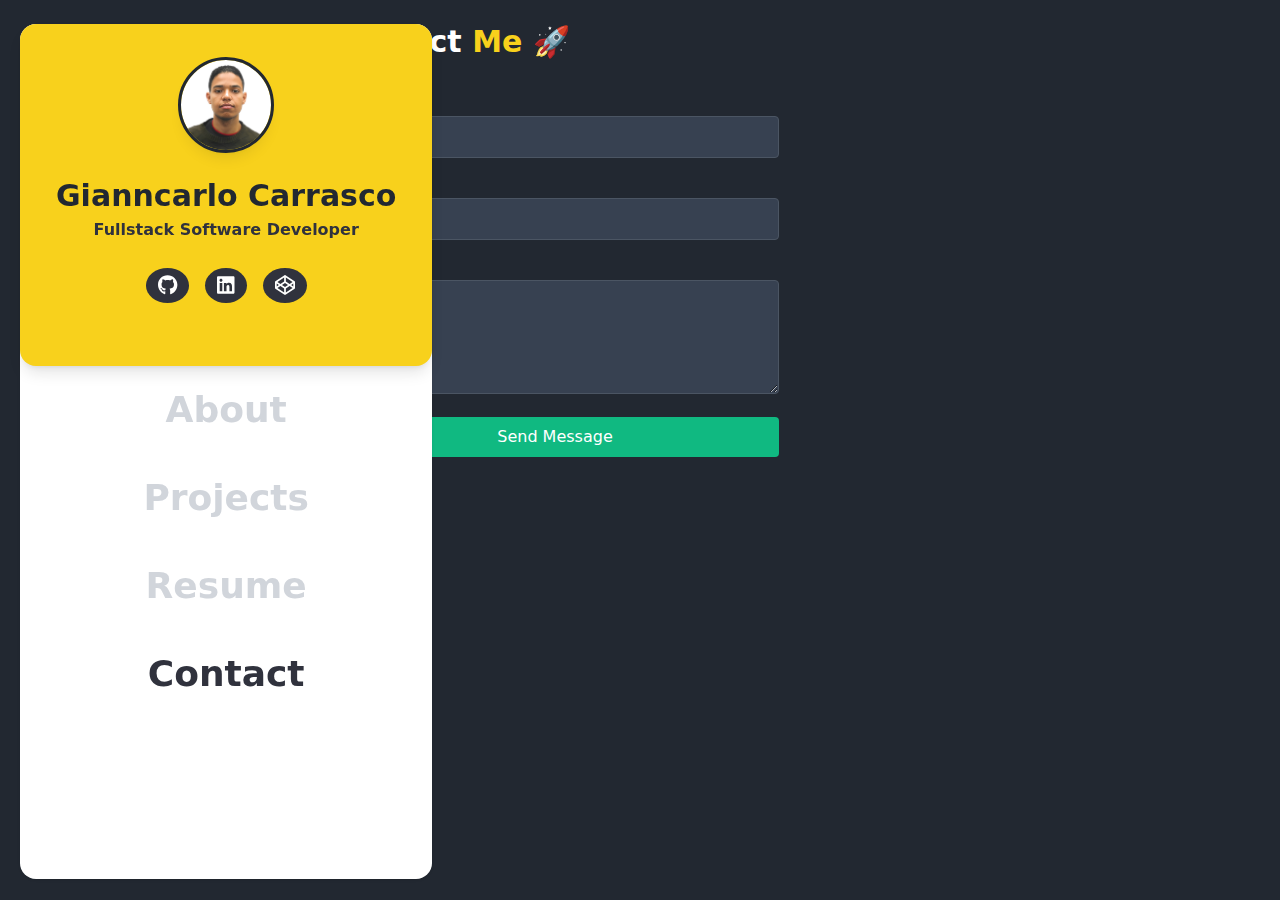
<file: contact/index.html>
<!DOCTYPE html><html><head><meta charSet="utf-8"/><meta http-equiv="x-ua-compatible" content="ie=edge"/><meta name="viewport" content="width=device-width, initial-scale=1, shrink-to-fit=no"/><meta name="generator" content="Gatsby 5.11.0"/><style data-href="/styles.39bc9100c6eabd1f05c3.css" data-identity="gatsby-global-css">/*
! tailwindcss v3.3.2 | MIT License | https://tailwindcss.com
*/*,:after,:before{border:0 solid #e5e7eb;box-sizing:border-box}:after,:before{--tw-content:""}html{-webkit-text-size-adjust:100%;font-feature-settings:normal;font-family:ui-sans-serif,system-ui,-apple-system,BlinkMacSystemFont,Segoe UI,Roboto,Helvetica Neue,Arial,Noto Sans,sans-serif,Apple Color Emoji,Segoe UI Emoji,Segoe UI Symbol,Noto Color Emoji;font-variation-settings:normal;line-height:1.5;-moz-tab-size:4;-o-tab-size:4;tab-size:4}body{line-height:inherit;margin:0}hr{border-top-width:1px;color:inherit;height:0}abbr:where([title]){-webkit-text-decoration:underline dotted;text-decoration:underline dotted}h1,h2,h3,h4,h5,h6{font-size:inherit;font-weight:inherit}a{color:inherit;text-decoration:inherit}b,strong{font-weight:bolder}code,kbd,pre,samp{font-family:ui-monospace,SFMono-Regular,Menlo,Monaco,Consolas,Liberation Mono,Courier New,monospace;font-size:1em}small{font-size:80%}sub,sup{font-size:75%;line-height:0;position:relative;vertical-align:baseline}sub{bottom:-.25em}sup{top:-.5em}table{border-collapse:collapse;border-color:inherit;text-indent:0}button,input,optgroup,select,textarea{color:inherit;font-family:inherit;font-size:100%;font-weight:inherit;line-height:inherit;margin:0;padding:0}button,select{text-transform:none}[type=button],[type=reset],[type=submit],button{-webkit-appearance:button;background-color:transparent;background-image:none}:-moz-focusring{outline:auto}:-moz-ui-invalid{box-shadow:none}progress{vertical-align:baseline}::-webkit-inner-spin-button,::-webkit-outer-spin-button{height:auto}[type=search]{-webkit-appearance:textfield;outline-offset:-2px}::-webkit-search-decoration{-webkit-appearance:none}::-webkit-file-upload-button{-webkit-appearance:button;font:inherit}summary{display:list-item}blockquote,dd,dl,figure,h1,h2,h3,h4,h5,h6,hr,p,pre{margin:0}fieldset{margin:0}fieldset,legend{padding:0}menu,ol,ul{list-style:none;margin:0;padding:0}textarea{resize:vertical}input::-moz-placeholder,textarea::-moz-placeholder{color:#9ca3af;opacity:1}input::placeholder,textarea::placeholder{color:#9ca3af;opacity:1}[role=button],button{cursor:pointer}:disabled{cursor:default}audio,canvas,embed,iframe,img,object,svg,video{display:block;vertical-align:middle}img,video{height:auto;max-width:100%}[hidden]{display:none}*,:after,:before{--tw-border-spacing-x:0;--tw-border-spacing-y:0;--tw-translate-x:0;--tw-translate-y:0;--tw-rotate:0;--tw-skew-x:0;--tw-skew-y:0;--tw-scale-x:1;--tw-scale-y:1;--tw-pan-x: ;--tw-pan-y: ;--tw-pinch-zoom: ;--tw-scroll-snap-strictness:proximity;--tw-gradient-from-position: ;--tw-gradient-via-position: ;--tw-gradient-to-position: ;--tw-ordinal: ;--tw-slashed-zero: ;--tw-numeric-figure: ;--tw-numeric-spacing: ;--tw-numeric-fraction: ;--tw-ring-inset: ;--tw-ring-offset-width:0px;--tw-ring-offset-color:#fff;--tw-ring-color:rgba(59,130,246,.5);--tw-ring-offset-shadow:0 0 #0000;--tw-ring-shadow:0 0 #0000;--tw-shadow:0 0 #0000;--tw-shadow-colored:0 0 #0000;--tw-blur: ;--tw-brightness: ;--tw-contrast: ;--tw-grayscale: ;--tw-hue-rotate: ;--tw-invert: ;--tw-saturate: ;--tw-sepia: ;--tw-drop-shadow: ;--tw-backdrop-blur: ;--tw-backdrop-brightness: ;--tw-backdrop-contrast: ;--tw-backdrop-grayscale: ;--tw-backdrop-hue-rotate: ;--tw-backdrop-invert: ;--tw-backdrop-opacity: ;--tw-backdrop-saturate: ;--tw-backdrop-sepia: }::backdrop{--tw-border-spacing-x:0;--tw-border-spacing-y:0;--tw-translate-x:0;--tw-translate-y:0;--tw-rotate:0;--tw-skew-x:0;--tw-skew-y:0;--tw-scale-x:1;--tw-scale-y:1;--tw-pan-x: ;--tw-pan-y: ;--tw-pinch-zoom: ;--tw-scroll-snap-strictness:proximity;--tw-gradient-from-position: ;--tw-gradient-via-position: ;--tw-gradient-to-position: ;--tw-ordinal: ;--tw-slashed-zero: ;--tw-numeric-figure: ;--tw-numeric-spacing: ;--tw-numeric-fraction: ;--tw-ring-inset: ;--tw-ring-offset-width:0px;--tw-ring-offset-color:#fff;--tw-ring-color:rgba(59,130,246,.5);--tw-ring-offset-shadow:0 0 #0000;--tw-ring-shadow:0 0 #0000;--tw-shadow:0 0 #0000;--tw-shadow-colored:0 0 #0000;--tw-blur: ;--tw-brightness: ;--tw-contrast: ;--tw-grayscale: ;--tw-hue-rotate: ;--tw-invert: ;--tw-saturate: ;--tw-sepia: ;--tw-drop-shadow: ;--tw-backdrop-blur: ;--tw-backdrop-brightness: ;--tw-backdrop-contrast: ;--tw-backdrop-grayscale: ;--tw-backdrop-hue-rotate: ;--tw-backdrop-invert: ;--tw-backdrop-opacity: ;--tw-backdrop-saturate: ;--tw-backdrop-sepia: }.fixed{position:fixed}.col-span-1{grid-column:span 1/span 1}.col-span-3{grid-column:span 3/span 3}.col-span-9{grid-column:span 9/span 9}.mx-2{margin-left:.5rem;margin-right:.5rem}.mx-auto{margin-left:auto;margin-right:auto}.my-1{margin-bottom:.25rem;margin-top:.25rem}.my-3{margin-bottom:.75rem;margin-top:.75rem}.my-5{margin-bottom:1.25rem;margin-top:1.25rem}.my-6{margin-bottom:1.5rem;margin-top:1.5rem}.mb-4{margin-bottom:1rem}.mb-6{margin-bottom:1.5rem}.mb-8{margin-bottom:2rem}.ml-3{margin-left:.75rem}.mr-2{margin-right:.5rem}.mt-1{margin-top:.25rem}.mt-2{margin-top:.5rem}.mt-4{margin-top:1rem}.mt-8{margin-top:2rem}.mt-auto{margin-top:auto}.block{display:block}.inline{display:inline}.flex{display:flex}.grid{display:grid}.h-2\/5{height:40%}.h-32{height:8rem}.h-auto{height:auto}.h-full{height:100%}.h-screen{height:100vh}.w-1\/2{width:50%}.w-full{width:100%}.max-w-md{max-width:28rem}.grid-cols-12{grid-template-columns:repeat(12,minmax(0,1fr))}.grid-cols-4{grid-template-columns:repeat(4,minmax(0,1fr))}.grid-cols-5{grid-template-columns:repeat(5,minmax(0,1fr))}.flex-col{flex-direction:column}.items-center{align-items:center}.justify-center{justify-content:center}.justify-between{justify-content:space-between}.gap-1{gap:.25rem}.gap-4{gap:1rem}.overflow-hidden{overflow:hidden}.rounded{border-radius:.25rem}.rounded-2xl{border-radius:1rem}.rounded-3xl{border-radius:1.5rem}.rounded-full{border-radius:9999px}.rounded-lg{border-radius:.5rem}.border{border-width:1px}.border-gray-600{--tw-border-opacity:1;border-color:rgb(75 85 99/var(--tw-border-opacity))}.bg-dark{--tw-bg-opacity:1;background-color:rgb(48 50 61/var(--tw-bg-opacity))}.bg-emerald-500{--tw-bg-opacity:1;background-color:rgb(16 185 129/var(--tw-bg-opacity))}.bg-gray-700{--tw-bg-opacity:1;background-color:rgb(55 65 81/var(--tw-bg-opacity))}.bg-gray-800{--tw-bg-opacity:1;background-color:rgb(31 41 55/var(--tw-bg-opacity))}.bg-main{--tw-bg-opacity:1;background-color:rgb(248 209 28/var(--tw-bg-opacity))}.bg-teal-100{--tw-bg-opacity:1;background-color:rgb(204 251 241/var(--tw-bg-opacity))}.bg-white{--tw-bg-opacity:1;background-color:rgb(255 255 255/var(--tw-bg-opacity))}.p-2{padding:.5rem}.p-4{padding:1rem}.p-9{padding:2.25rem}.px-2{padding-left:.5rem;padding-right:.5rem}.px-3{padding-left:.75rem;padding-right:.75rem}.px-4{padding-left:1rem;padding-right:1rem}.px-5{padding-left:1.25rem;padding-right:1.25rem}.py-1{padding-bottom:.25rem;padding-top:.25rem}.py-2{padding-bottom:.5rem;padding-top:.5rem}.py-5{padding-bottom:1.25rem;padding-top:1.25rem}.py-6{padding-bottom:1.5rem;padding-top:1.5rem}.pr-10{padding-right:2.5rem}.text-center{text-align:center}.text-3xl{font-size:1.875rem;line-height:2.25rem}.text-4xl{font-size:2.25rem;line-height:2.5rem}.text-lg{font-size:1.125rem;line-height:1.75rem}.text-sm{font-size:.875rem;line-height:1.25rem}.text-xl{font-size:1.25rem;line-height:1.75rem}.font-bold{font-weight:700}.font-semibold{font-weight:600}.text-black{--tw-text-opacity:1;color:rgb(34 40 49/var(--tw-text-opacity))}.text-dark{--tw-text-opacity:1;color:rgb(48 50 61/var(--tw-text-opacity))}.text-gray-300{--tw-text-opacity:1;color:rgb(209 213 219/var(--tw-text-opacity))}.text-gray-400{--tw-text-opacity:1;color:rgb(156 163 175/var(--tw-text-opacity))}.text-gray-600{--tw-text-opacity:1;color:rgb(75 85 99/var(--tw-text-opacity))}.text-gray-800{--tw-text-opacity:1;color:rgb(31 41 55/var(--tw-text-opacity))}.text-main{--tw-text-opacity:1;color:rgb(248 209 28/var(--tw-text-opacity))}.text-white{--tw-text-opacity:1;color:rgb(255 255 255/var(--tw-text-opacity))}.shadow{--tw-shadow:0 1px 3px 0 rgba(0,0,0,.1),0 1px 2px -1px rgba(0,0,0,.1);--tw-shadow-colored:0 1px 3px 0 var(--tw-shadow-color),0 1px 2px -1px var(--tw-shadow-color)}.shadow,.shadow-lg{box-shadow:var(--tw-ring-offset-shadow,0 0 #0000),var(--tw-ring-shadow,0 0 #0000),var(--tw-shadow)}.shadow-lg{--tw-shadow:0 10px 15px -3px rgba(0,0,0,.1),0 4px 6px -4px rgba(0,0,0,.1);--tw-shadow-colored:0 10px 15px -3px var(--tw-shadow-color),0 4px 6px -4px var(--tw-shadow-color)}.shadow-md{--tw-shadow:0 4px 6px -1px rgba(0,0,0,.1),0 2px 4px -2px rgba(0,0,0,.1);--tw-shadow-colored:0 4px 6px -1px var(--tw-shadow-color),0 2px 4px -2px var(--tw-shadow-color);box-shadow:var(--tw-ring-offset-shadow,0 0 #0000),var(--tw-ring-shadow,0 0 #0000),var(--tw-shadow)}.outline{outline-style:solid}.outline-black{outline-color:#222831}.transition-colors{transition-duration:.15s;transition-property:color,background-color,border-color,text-decoration-color,fill,stroke;transition-timing-function:cubic-bezier(.4,0,.2,1)}.duration-300{transition-duration:.3s}*{box-sizing:border-box;margin:0;padding:0}body{background-color:#222831;color:#fff}.circle{border-radius:50%}.hover\:bg-emerald-600:hover{--tw-bg-opacity:1;background-color:rgb(5 150 105/var(--tw-bg-opacity))}.hover\:bg-gray-600:hover{--tw-bg-opacity:1;background-color:rgb(75 85 99/var(--tw-bg-opacity))}.hover\:bg-gray-800:hover{--tw-bg-opacity:1;background-color:rgb(31 41 55/var(--tw-bg-opacity))}.hover\:outline-none:hover{outline:2px solid transparent;outline-offset:2px}.hover\:ring:hover{--tw-ring-offset-shadow:var(--tw-ring-inset) 0 0 0 var(--tw-ring-offset-width) var(--tw-ring-offset-color);--tw-ring-shadow:var(--tw-ring-inset) 0 0 0 calc(3px + var(--tw-ring-offset-width)) var(--tw-ring-color);box-shadow:var(--tw-ring-offset-shadow),var(--tw-ring-shadow),var(--tw-shadow,0 0 #0000)}.hover\:ring-gray-800:hover{--tw-ring-opacity:1;--tw-ring-color:rgb(31 41 55/var(--tw-ring-opacity))}.hover\:ring-offset-2:hover{--tw-ring-offset-width:2px}.focus\:border-blue-500:focus{--tw-border-opacity:1;border-color:rgb(59 130 246/var(--tw-border-opacity))}.focus\:outline-none:focus{outline:2px solid transparent;outline-offset:2px}.focus\:ring:focus{--tw-ring-offset-shadow:var(--tw-ring-inset) 0 0 0 var(--tw-ring-offset-width) var(--tw-ring-offset-color);--tw-ring-shadow:var(--tw-ring-inset) 0 0 0 calc(3px + var(--tw-ring-offset-width)) var(--tw-ring-color);box-shadow:var(--tw-ring-offset-shadow),var(--tw-ring-shadow),var(--tw-shadow,0 0 #0000)}.focus\:ring-emerald-300:focus{--tw-ring-opacity:1;--tw-ring-color:rgb(110 231 183/var(--tw-ring-opacity))}</style><title data-gatsby-head="true">Gianncarlo Carrasco | Portfolio</title></head><body><div id="___gatsby"><div style="outline:none" tabindex="-1" id="gatsby-focus-wrapper"><main class="grid grid-cols-12 gap-1 h-screen px-5 py-6 mx-auto"><div class="col-span-3"><div class="bg-white shadow rounded-2xl flex flex-col" style="height:95vh;position:fixed"><div class="bg-main h-2/5 rounded-2xl shadow-lg flex flex-col justify-content-between align-center text-center p-9"><img src="/static/headshot-2a56b6435bf8a3eb51a7590f86abeb1b.jpg" class="outline outline-black mx-auto shadow-lg circle" width="90"/><div class="mt-auto mb-8"><p class="text-black text-3xl font-bold my-1">Gianncarlo Carrasco</p><p class="text-dark text-md font-semibold my-1">Fullstack Software Developer</p><div class="mt-8"><a href="https://github.com/Gginne" target="_blank" class="circle px-3 py-2 bg-dark rounded text-white hover:bg-gray-800 hover:outline-none hover:ring hover:ring-offset-2 hover:ring-gray-800 transition-colors duration-300 mx-2"><svg aria-hidden="true" focusable="false" data-prefix="fab" data-icon="github" class="svg-inline--fa fa-github fa-lg " role="img" xmlns="http://www.w3.org/2000/svg" viewBox="0 0 496 512" color="white"><path fill="currentColor" d="M165.9 397.4c0 2-2.3 3.6-5.2 3.6-3.3.3-5.6-1.3-5.6-3.6 0-2 2.3-3.6 5.2-3.6 3-.3 5.6 1.3 5.6 3.6zm-31.1-4.5c-.7 2 1.3 4.3 4.3 4.9 2.6 1 5.6 0 6.2-2s-1.3-4.3-4.3-5.2c-2.6-.7-5.5.3-6.2 2.3zm44.2-1.7c-2.9.7-4.9 2.6-4.6 4.9.3 2 2.9 3.3 5.9 2.6 2.9-.7 4.9-2.6 4.6-4.6-.3-1.9-3-3.2-5.9-2.9zM244.8 8C106.1 8 0 113.3 0 252c0 110.9 69.8 205.8 169.5 239.2 12.8 2.3 17.3-5.6 17.3-12.1 0-6.2-.3-40.4-.3-61.4 0 0-70 15-84.7-29.8 0 0-11.4-29.1-27.8-36.6 0 0-22.9-15.7 1.6-15.4 0 0 24.9 2 38.6 25.8 21.9 38.6 58.6 27.5 72.9 20.9 2.3-16 8.8-27.1 16-33.7-55.9-6.2-112.3-14.3-112.3-110.5 0-27.5 7.6-41.3 23.6-58.9-2.6-6.5-11.1-33.3 2.6-67.9 20.9-6.5 69 27 69 27 20-5.6 41.5-8.5 62.8-8.5s42.8 2.9 62.8 8.5c0 0 48.1-33.6 69-27 13.7 34.7 5.2 61.4 2.6 67.9 16 17.7 25.8 31.5 25.8 58.9 0 96.5-58.9 104.2-114.8 110.5 9.2 7.9 17 22.9 17 46.4 0 33.7-.3 75.4-.3 83.6 0 6.5 4.6 14.4 17.3 12.1C428.2 457.8 496 362.9 496 252 496 113.3 383.5 8 244.8 8zM97.2 352.9c-1.3 1-1 3.3.7 5.2 1.6 1.6 3.9 2.3 5.2 1 1.3-1 1-3.3-.7-5.2-1.6-1.6-3.9-2.3-5.2-1zm-10.8-8.1c-.7 1.3.3 2.9 2.3 3.9 1.6 1 3.6.7 4.3-.7.7-1.3-.3-2.9-2.3-3.9-2-.6-3.6-.3-4.3.7zm32.4 35.6c-1.6 1.3-1 4.3 1.3 6.2 2.3 2.3 5.2 2.6 6.5 1 1.3-1.3.7-4.3-1.3-6.2-2.2-2.3-5.2-2.6-6.5-1zm-11.4-14.7c-1.6 1-1.6 3.6 0 5.9 1.6 2.3 4.3 3.3 5.6 2.3 1.6-1.3 1.6-3.9 0-6.2-1.4-2.3-4-3.3-5.6-2z"></path></svg></a><a href="https://linkedin.com/in/gianncarlo-carrasco" target="_blank" class="circle px-3 py-2 bg-dark rounded text-white hover:bg-gray-800 hover:outline-none hover:ring hover:ring-offset-2 hover:ring-gray-800 transition-colors duration-300 mx-2"><svg aria-hidden="true" focusable="false" data-prefix="fab" data-icon="linkedin" class="svg-inline--fa fa-linkedin fa-lg " role="img" xmlns="http://www.w3.org/2000/svg" viewBox="0 0 448 512" color="white"><path fill="currentColor" d="M416 32H31.9C14.3 32 0 46.5 0 64.3v383.4C0 465.5 14.3 480 31.9 480H416c17.6 0 32-14.5 32-32.3V64.3c0-17.8-14.4-32.3-32-32.3zM135.4 416H69V202.2h66.5V416zm-33.2-243c-21.3 0-38.5-17.3-38.5-38.5S80.9 96 102.2 96c21.2 0 38.5 17.3 38.5 38.5 0 21.3-17.2 38.5-38.5 38.5zm282.1 243h-66.4V312c0-24.8-.5-56.7-34.5-56.7-34.6 0-39.9 27-39.9 54.9V416h-66.4V202.2h63.7v29.2h.9c8.9-16.8 30.6-34.5 62.9-34.5 67.2 0 79.7 44.3 79.7 101.9V416z"></path></svg></a><a href="https://codepen.io/Giannn" target="_blank" class="circle px-3 py-2 bg-dark rounded text-white hover:bg-gray-800 hover:outline-none hover:ring hover:ring-offset-2 hover:ring-gray-800 transition-colors duration-300 mx-2"><svg aria-hidden="true" focusable="false" data-prefix="fab" data-icon="codepen" class="svg-inline--fa fa-codepen fa-lg " role="img" xmlns="http://www.w3.org/2000/svg" viewBox="0 0 512 512" color="white"><path fill="currentColor" d="M502.285 159.704l-234-156c-7.987-4.915-16.511-4.96-24.571 0l-234 156C3.714 163.703 0 170.847 0 177.989v155.999c0 7.143 3.714 14.286 9.715 18.286l234 156.022c7.987 4.915 16.511 4.96 24.571 0l234-156.022c6-3.999 9.715-11.143 9.715-18.286V177.989c-.001-7.142-3.715-14.286-9.716-18.285zM278 63.131l172.286 114.858-76.857 51.429L278 165.703V63.131zm-44 0v102.572l-95.429 63.715-76.857-51.429L234 63.131zM44 219.132l55.143 36.857L44 292.846v-73.714zm190 229.715L61.714 333.989l76.857-51.429L234 346.275v102.572zm22-140.858l-77.715-52 77.715-52 77.715 52-77.715 52zm22 140.858V346.275l95.429-63.715 76.857 51.429L278 448.847zm190-156.001l-55.143-36.857L468 219.132v73.714z"></path></svg></a></div></div></div><div class="mx-auto text-center font-bold flex flex-col justify-content-between text-gray-300 text-4xl"><a class="my-6" href="/">About</a><a class="my-6" href="/projects/">Projects</a><a class="my-6" href="/resume/">Resume</a><a aria-current="page" class="my-6 text-dark" href="/contact/">Contact</a></div></div></div><div class="col-span-9"><section><h1 class="text-3xl font-bold mb-4">Contact <span class="text-main">Me</span> 🚀</h1><div class="mt-8"><form class="w-full max-w-md"><div class="mb-4"><label for="name" class="block text-gray-400">Name</label><input type="text" id="name" name="name" class="w-full bg-gray-700 text-white border border-gray-600 p-2 rounded focus:outline-none focus:border-blue-500" required=""/></div><div class="mb-4"><label for="subject" class="block text-gray-400">Subject</label><input type="subject" id="subject" name="subject" class="w-full bg-gray-700 text-white border border-gray-600 p-2 rounded focus:outline-none focus:border-blue-500" required=""/></div><div class="mb-4"><label for="message" class="block text-gray-400">Message</label><textarea id="message" name="message" rows="4" class="w-full bg-gray-700 text-white border border-gray-600 p-2 rounded focus:outline-none focus:border-blue-500" required=""></textarea></div><div class="text-center"><button type="submit" class="bg-emerald-500 text-white py-2 px-4 rounded hover:bg-emerald-600 focus:outline-none focus:ring focus:ring-emerald-300 w-full max-w-md">Send Message</button></div></form></div></section></div></main></div><div id="gatsby-announcer" style="position:absolute;top:0;width:1px;height:1px;padding:0;overflow:hidden;clip:rect(0, 0, 0, 0);white-space:nowrap;border:0" aria-live="assertive" aria-atomic="true"></div></div><script id="gatsby-script-loader">/*<![CDATA[*/window.pagePath="/contact/";/*]]>*/</script><!-- slice-start id="_gatsby-scripts-1" -->
          <script
            id="gatsby-chunk-mapping"
          >
            window.___chunkMapping="{\"app\":[\"/app-b7f01822b144571009a4.js\"],\"component---src-pages-404-js\":[\"/component---src-pages-404-js-df10320ff692096b7589.js\"],\"component---src-pages-contact-js\":[\"/component---src-pages-contact-js-0215a2870badbd4b0d1f.js\"],\"component---src-pages-index-js\":[\"/component---src-pages-index-js-9b82459327c5fd1557c9.js\"],\"component---src-pages-projects-js\":[\"/component---src-pages-projects-js-6d1ce199320149b82166.js\"],\"component---src-pages-resume-js\":[\"/component---src-pages-resume-js-f6bc7d9f52c1667b3190.js\"]}";
          </script>
        <script>window.___webpackCompilationHash="cd64d74db3b0a0c081a2";</script><script src="/webpack-runtime-42274b8fe38680efed72.js" async></script><script src="/framework-e817803d957448322269.js" async></script><script src="/app-b7f01822b144571009a4.js" async></script><!-- slice-end id="_gatsby-scripts-1" --></body></html>
</file>
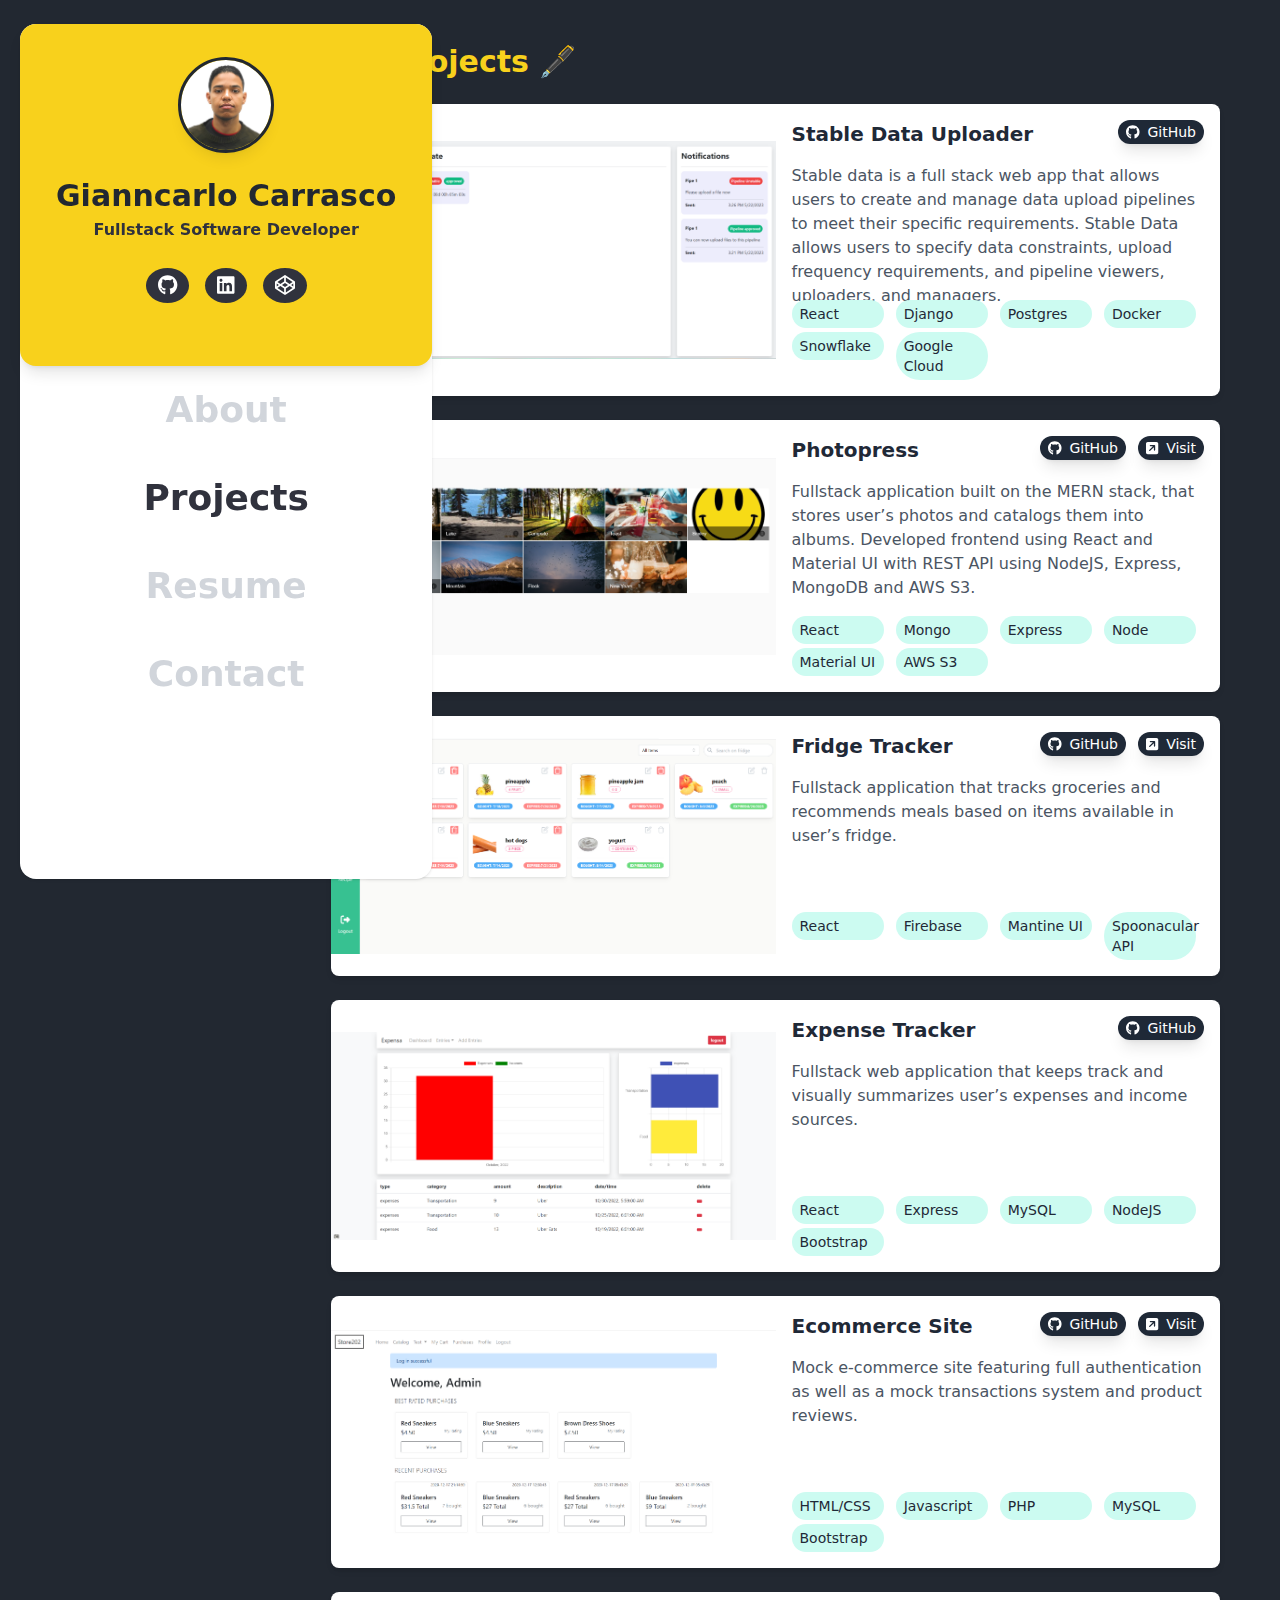
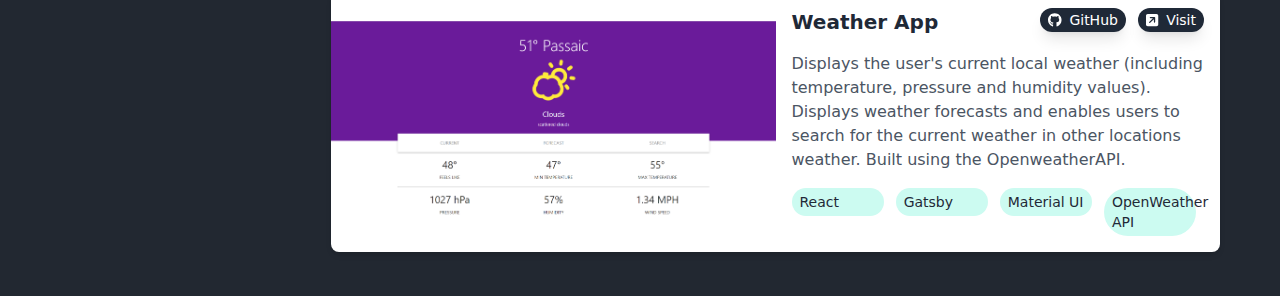
<file: projects/index.html>
<!DOCTYPE html><html><head><meta charSet="utf-8"/><meta http-equiv="x-ua-compatible" content="ie=edge"/><meta name="viewport" content="width=device-width, initial-scale=1, shrink-to-fit=no"/><meta name="generator" content="Gatsby 5.11.0"/><style data-href="/styles.39bc9100c6eabd1f05c3.css" data-identity="gatsby-global-css">/*
! tailwindcss v3.3.2 | MIT License | https://tailwindcss.com
*/*,:after,:before{border:0 solid #e5e7eb;box-sizing:border-box}:after,:before{--tw-content:""}html{-webkit-text-size-adjust:100%;font-feature-settings:normal;font-family:ui-sans-serif,system-ui,-apple-system,BlinkMacSystemFont,Segoe UI,Roboto,Helvetica Neue,Arial,Noto Sans,sans-serif,Apple Color Emoji,Segoe UI Emoji,Segoe UI Symbol,Noto Color Emoji;font-variation-settings:normal;line-height:1.5;-moz-tab-size:4;-o-tab-size:4;tab-size:4}body{line-height:inherit;margin:0}hr{border-top-width:1px;color:inherit;height:0}abbr:where([title]){-webkit-text-decoration:underline dotted;text-decoration:underline dotted}h1,h2,h3,h4,h5,h6{font-size:inherit;font-weight:inherit}a{color:inherit;text-decoration:inherit}b,strong{font-weight:bolder}code,kbd,pre,samp{font-family:ui-monospace,SFMono-Regular,Menlo,Monaco,Consolas,Liberation Mono,Courier New,monospace;font-size:1em}small{font-size:80%}sub,sup{font-size:75%;line-height:0;position:relative;vertical-align:baseline}sub{bottom:-.25em}sup{top:-.5em}table{border-collapse:collapse;border-color:inherit;text-indent:0}button,input,optgroup,select,textarea{color:inherit;font-family:inherit;font-size:100%;font-weight:inherit;line-height:inherit;margin:0;padding:0}button,select{text-transform:none}[type=button],[type=reset],[type=submit],button{-webkit-appearance:button;background-color:transparent;background-image:none}:-moz-focusring{outline:auto}:-moz-ui-invalid{box-shadow:none}progress{vertical-align:baseline}::-webkit-inner-spin-button,::-webkit-outer-spin-button{height:auto}[type=search]{-webkit-appearance:textfield;outline-offset:-2px}::-webkit-search-decoration{-webkit-appearance:none}::-webkit-file-upload-button{-webkit-appearance:button;font:inherit}summary{display:list-item}blockquote,dd,dl,figure,h1,h2,h3,h4,h5,h6,hr,p,pre{margin:0}fieldset{margin:0}fieldset,legend{padding:0}menu,ol,ul{list-style:none;margin:0;padding:0}textarea{resize:vertical}input::-moz-placeholder,textarea::-moz-placeholder{color:#9ca3af;opacity:1}input::placeholder,textarea::placeholder{color:#9ca3af;opacity:1}[role=button],button{cursor:pointer}:disabled{cursor:default}audio,canvas,embed,iframe,img,object,svg,video{display:block;vertical-align:middle}img,video{height:auto;max-width:100%}[hidden]{display:none}*,:after,:before{--tw-border-spacing-x:0;--tw-border-spacing-y:0;--tw-translate-x:0;--tw-translate-y:0;--tw-rotate:0;--tw-skew-x:0;--tw-skew-y:0;--tw-scale-x:1;--tw-scale-y:1;--tw-pan-x: ;--tw-pan-y: ;--tw-pinch-zoom: ;--tw-scroll-snap-strictness:proximity;--tw-gradient-from-position: ;--tw-gradient-via-position: ;--tw-gradient-to-position: ;--tw-ordinal: ;--tw-slashed-zero: ;--tw-numeric-figure: ;--tw-numeric-spacing: ;--tw-numeric-fraction: ;--tw-ring-inset: ;--tw-ring-offset-width:0px;--tw-ring-offset-color:#fff;--tw-ring-color:rgba(59,130,246,.5);--tw-ring-offset-shadow:0 0 #0000;--tw-ring-shadow:0 0 #0000;--tw-shadow:0 0 #0000;--tw-shadow-colored:0 0 #0000;--tw-blur: ;--tw-brightness: ;--tw-contrast: ;--tw-grayscale: ;--tw-hue-rotate: ;--tw-invert: ;--tw-saturate: ;--tw-sepia: ;--tw-drop-shadow: ;--tw-backdrop-blur: ;--tw-backdrop-brightness: ;--tw-backdrop-contrast: ;--tw-backdrop-grayscale: ;--tw-backdrop-hue-rotate: ;--tw-backdrop-invert: ;--tw-backdrop-opacity: ;--tw-backdrop-saturate: ;--tw-backdrop-sepia: }::backdrop{--tw-border-spacing-x:0;--tw-border-spacing-y:0;--tw-translate-x:0;--tw-translate-y:0;--tw-rotate:0;--tw-skew-x:0;--tw-skew-y:0;--tw-scale-x:1;--tw-scale-y:1;--tw-pan-x: ;--tw-pan-y: ;--tw-pinch-zoom: ;--tw-scroll-snap-strictness:proximity;--tw-gradient-from-position: ;--tw-gradient-via-position: ;--tw-gradient-to-position: ;--tw-ordinal: ;--tw-slashed-zero: ;--tw-numeric-figure: ;--tw-numeric-spacing: ;--tw-numeric-fraction: ;--tw-ring-inset: ;--tw-ring-offset-width:0px;--tw-ring-offset-color:#fff;--tw-ring-color:rgba(59,130,246,.5);--tw-ring-offset-shadow:0 0 #0000;--tw-ring-shadow:0 0 #0000;--tw-shadow:0 0 #0000;--tw-shadow-colored:0 0 #0000;--tw-blur: ;--tw-brightness: ;--tw-contrast: ;--tw-grayscale: ;--tw-hue-rotate: ;--tw-invert: ;--tw-saturate: ;--tw-sepia: ;--tw-drop-shadow: ;--tw-backdrop-blur: ;--tw-backdrop-brightness: ;--tw-backdrop-contrast: ;--tw-backdrop-grayscale: ;--tw-backdrop-hue-rotate: ;--tw-backdrop-invert: ;--tw-backdrop-opacity: ;--tw-backdrop-saturate: ;--tw-backdrop-sepia: }.fixed{position:fixed}.col-span-1{grid-column:span 1/span 1}.col-span-3{grid-column:span 3/span 3}.col-span-9{grid-column:span 9/span 9}.mx-2{margin-left:.5rem;margin-right:.5rem}.mx-auto{margin-left:auto;margin-right:auto}.my-1{margin-bottom:.25rem;margin-top:.25rem}.my-3{margin-bottom:.75rem;margin-top:.75rem}.my-5{margin-bottom:1.25rem;margin-top:1.25rem}.my-6{margin-bottom:1.5rem;margin-top:1.5rem}.mb-4{margin-bottom:1rem}.mb-6{margin-bottom:1.5rem}.mb-8{margin-bottom:2rem}.ml-3{margin-left:.75rem}.mr-2{margin-right:.5rem}.mt-1{margin-top:.25rem}.mt-2{margin-top:.5rem}.mt-4{margin-top:1rem}.mt-8{margin-top:2rem}.mt-auto{margin-top:auto}.block{display:block}.inline{display:inline}.flex{display:flex}.grid{display:grid}.h-2\/5{height:40%}.h-32{height:8rem}.h-auto{height:auto}.h-full{height:100%}.h-screen{height:100vh}.w-1\/2{width:50%}.w-full{width:100%}.max-w-md{max-width:28rem}.grid-cols-12{grid-template-columns:repeat(12,minmax(0,1fr))}.grid-cols-4{grid-template-columns:repeat(4,minmax(0,1fr))}.grid-cols-5{grid-template-columns:repeat(5,minmax(0,1fr))}.flex-col{flex-direction:column}.items-center{align-items:center}.justify-center{justify-content:center}.justify-between{justify-content:space-between}.gap-1{gap:.25rem}.gap-4{gap:1rem}.overflow-hidden{overflow:hidden}.rounded{border-radius:.25rem}.rounded-2xl{border-radius:1rem}.rounded-3xl{border-radius:1.5rem}.rounded-full{border-radius:9999px}.rounded-lg{border-radius:.5rem}.border{border-width:1px}.border-gray-600{--tw-border-opacity:1;border-color:rgb(75 85 99/var(--tw-border-opacity))}.bg-dark{--tw-bg-opacity:1;background-color:rgb(48 50 61/var(--tw-bg-opacity))}.bg-emerald-500{--tw-bg-opacity:1;background-color:rgb(16 185 129/var(--tw-bg-opacity))}.bg-gray-700{--tw-bg-opacity:1;background-color:rgb(55 65 81/var(--tw-bg-opacity))}.bg-gray-800{--tw-bg-opacity:1;background-color:rgb(31 41 55/var(--tw-bg-opacity))}.bg-main{--tw-bg-opacity:1;background-color:rgb(248 209 28/var(--tw-bg-opacity))}.bg-teal-100{--tw-bg-opacity:1;background-color:rgb(204 251 241/var(--tw-bg-opacity))}.bg-white{--tw-bg-opacity:1;background-color:rgb(255 255 255/var(--tw-bg-opacity))}.p-2{padding:.5rem}.p-4{padding:1rem}.p-9{padding:2.25rem}.px-2{padding-left:.5rem;padding-right:.5rem}.px-3{padding-left:.75rem;padding-right:.75rem}.px-4{padding-left:1rem;padding-right:1rem}.px-5{padding-left:1.25rem;padding-right:1.25rem}.py-1{padding-bottom:.25rem;padding-top:.25rem}.py-2{padding-bottom:.5rem;padding-top:.5rem}.py-5{padding-bottom:1.25rem;padding-top:1.25rem}.py-6{padding-bottom:1.5rem;padding-top:1.5rem}.pr-10{padding-right:2.5rem}.text-center{text-align:center}.text-3xl{font-size:1.875rem;line-height:2.25rem}.text-4xl{font-size:2.25rem;line-height:2.5rem}.text-lg{font-size:1.125rem;line-height:1.75rem}.text-sm{font-size:.875rem;line-height:1.25rem}.text-xl{font-size:1.25rem;line-height:1.75rem}.font-bold{font-weight:700}.font-semibold{font-weight:600}.text-black{--tw-text-opacity:1;color:rgb(34 40 49/var(--tw-text-opacity))}.text-dark{--tw-text-opacity:1;color:rgb(48 50 61/var(--tw-text-opacity))}.text-gray-300{--tw-text-opacity:1;color:rgb(209 213 219/var(--tw-text-opacity))}.text-gray-400{--tw-text-opacity:1;color:rgb(156 163 175/var(--tw-text-opacity))}.text-gray-600{--tw-text-opacity:1;color:rgb(75 85 99/var(--tw-text-opacity))}.text-gray-800{--tw-text-opacity:1;color:rgb(31 41 55/var(--tw-text-opacity))}.text-main{--tw-text-opacity:1;color:rgb(248 209 28/var(--tw-text-opacity))}.text-white{--tw-text-opacity:1;color:rgb(255 255 255/var(--tw-text-opacity))}.shadow{--tw-shadow:0 1px 3px 0 rgba(0,0,0,.1),0 1px 2px -1px rgba(0,0,0,.1);--tw-shadow-colored:0 1px 3px 0 var(--tw-shadow-color),0 1px 2px -1px var(--tw-shadow-color)}.shadow,.shadow-lg{box-shadow:var(--tw-ring-offset-shadow,0 0 #0000),var(--tw-ring-shadow,0 0 #0000),var(--tw-shadow)}.shadow-lg{--tw-shadow:0 10px 15px -3px rgba(0,0,0,.1),0 4px 6px -4px rgba(0,0,0,.1);--tw-shadow-colored:0 10px 15px -3px var(--tw-shadow-color),0 4px 6px -4px var(--tw-shadow-color)}.shadow-md{--tw-shadow:0 4px 6px -1px rgba(0,0,0,.1),0 2px 4px -2px rgba(0,0,0,.1);--tw-shadow-colored:0 4px 6px -1px var(--tw-shadow-color),0 2px 4px -2px var(--tw-shadow-color);box-shadow:var(--tw-ring-offset-shadow,0 0 #0000),var(--tw-ring-shadow,0 0 #0000),var(--tw-shadow)}.outline{outline-style:solid}.outline-black{outline-color:#222831}.transition-colors{transition-duration:.15s;transition-property:color,background-color,border-color,text-decoration-color,fill,stroke;transition-timing-function:cubic-bezier(.4,0,.2,1)}.duration-300{transition-duration:.3s}*{box-sizing:border-box;margin:0;padding:0}body{background-color:#222831;color:#fff}.circle{border-radius:50%}.hover\:bg-emerald-600:hover{--tw-bg-opacity:1;background-color:rgb(5 150 105/var(--tw-bg-opacity))}.hover\:bg-gray-600:hover{--tw-bg-opacity:1;background-color:rgb(75 85 99/var(--tw-bg-opacity))}.hover\:bg-gray-800:hover{--tw-bg-opacity:1;background-color:rgb(31 41 55/var(--tw-bg-opacity))}.hover\:outline-none:hover{outline:2px solid transparent;outline-offset:2px}.hover\:ring:hover{--tw-ring-offset-shadow:var(--tw-ring-inset) 0 0 0 var(--tw-ring-offset-width) var(--tw-ring-offset-color);--tw-ring-shadow:var(--tw-ring-inset) 0 0 0 calc(3px + var(--tw-ring-offset-width)) var(--tw-ring-color);box-shadow:var(--tw-ring-offset-shadow),var(--tw-ring-shadow),var(--tw-shadow,0 0 #0000)}.hover\:ring-gray-800:hover{--tw-ring-opacity:1;--tw-ring-color:rgb(31 41 55/var(--tw-ring-opacity))}.hover\:ring-offset-2:hover{--tw-ring-offset-width:2px}.focus\:border-blue-500:focus{--tw-border-opacity:1;border-color:rgb(59 130 246/var(--tw-border-opacity))}.focus\:outline-none:focus{outline:2px solid transparent;outline-offset:2px}.focus\:ring:focus{--tw-ring-offset-shadow:var(--tw-ring-inset) 0 0 0 var(--tw-ring-offset-width) var(--tw-ring-offset-color);--tw-ring-shadow:var(--tw-ring-inset) 0 0 0 calc(3px + var(--tw-ring-offset-width)) var(--tw-ring-color);box-shadow:var(--tw-ring-offset-shadow),var(--tw-ring-shadow),var(--tw-shadow,0 0 #0000)}.focus\:ring-emerald-300:focus{--tw-ring-opacity:1;--tw-ring-color:rgb(110 231 183/var(--tw-ring-opacity))}</style><title data-gatsby-head="true">Gianncarlo Carrasco | Projects</title></head><body><div id="___gatsby"><div style="outline:none" tabindex="-1" id="gatsby-focus-wrapper"><main class="grid grid-cols-12 gap-1 h-screen px-5 py-6 mx-auto"><div class="col-span-3"><div class="bg-white shadow rounded-2xl flex flex-col" style="height:95vh;position:fixed"><div class="bg-main h-2/5 rounded-2xl shadow-lg flex flex-col justify-content-between align-center text-center p-9"><img src="/static/headshot-2a56b6435bf8a3eb51a7590f86abeb1b.jpg" class="outline outline-black mx-auto shadow-lg circle" width="90"/><div class="mt-auto mb-8"><p class="text-black text-3xl font-bold my-1">Gianncarlo Carrasco</p><p class="text-dark text-md font-semibold my-1">Fullstack Software Developer</p><div class="mt-8"><a href="https://github.com/Gginne" target="_blank" class="circle px-3 py-2 bg-dark rounded text-white hover:bg-gray-800 hover:outline-none hover:ring hover:ring-offset-2 hover:ring-gray-800 transition-colors duration-300 mx-2"><svg aria-hidden="true" focusable="false" data-prefix="fab" data-icon="github" class="svg-inline--fa fa-github fa-lg " role="img" xmlns="http://www.w3.org/2000/svg" viewBox="0 0 496 512" color="white"><path fill="currentColor" d="M165.9 397.4c0 2-2.3 3.6-5.2 3.6-3.3.3-5.6-1.3-5.6-3.6 0-2 2.3-3.6 5.2-3.6 3-.3 5.6 1.3 5.6 3.6zm-31.1-4.5c-.7 2 1.3 4.3 4.3 4.9 2.6 1 5.6 0 6.2-2s-1.3-4.3-4.3-5.2c-2.6-.7-5.5.3-6.2 2.3zm44.2-1.7c-2.9.7-4.9 2.6-4.6 4.9.3 2 2.9 3.3 5.9 2.6 2.9-.7 4.9-2.6 4.6-4.6-.3-1.9-3-3.2-5.9-2.9zM244.8 8C106.1 8 0 113.3 0 252c0 110.9 69.8 205.8 169.5 239.2 12.8 2.3 17.3-5.6 17.3-12.1 0-6.2-.3-40.4-.3-61.4 0 0-70 15-84.7-29.8 0 0-11.4-29.1-27.8-36.6 0 0-22.9-15.7 1.6-15.4 0 0 24.9 2 38.6 25.8 21.9 38.6 58.6 27.5 72.9 20.9 2.3-16 8.8-27.1 16-33.7-55.9-6.2-112.3-14.3-112.3-110.5 0-27.5 7.6-41.3 23.6-58.9-2.6-6.5-11.1-33.3 2.6-67.9 20.9-6.5 69 27 69 27 20-5.6 41.5-8.5 62.8-8.5s42.8 2.9 62.8 8.5c0 0 48.1-33.6 69-27 13.7 34.7 5.2 61.4 2.6 67.9 16 17.7 25.8 31.5 25.8 58.9 0 96.5-58.9 104.2-114.8 110.5 9.2 7.9 17 22.9 17 46.4 0 33.7-.3 75.4-.3 83.6 0 6.5 4.6 14.4 17.3 12.1C428.2 457.8 496 362.9 496 252 496 113.3 383.5 8 244.8 8zM97.2 352.9c-1.3 1-1 3.3.7 5.2 1.6 1.6 3.9 2.3 5.2 1 1.3-1 1-3.3-.7-5.2-1.6-1.6-3.9-2.3-5.2-1zm-10.8-8.1c-.7 1.3.3 2.9 2.3 3.9 1.6 1 3.6.7 4.3-.7.7-1.3-.3-2.9-2.3-3.9-2-.6-3.6-.3-4.3.7zm32.4 35.6c-1.6 1.3-1 4.3 1.3 6.2 2.3 2.3 5.2 2.6 6.5 1 1.3-1.3.7-4.3-1.3-6.2-2.2-2.3-5.2-2.6-6.5-1zm-11.4-14.7c-1.6 1-1.6 3.6 0 5.9 1.6 2.3 4.3 3.3 5.6 2.3 1.6-1.3 1.6-3.9 0-6.2-1.4-2.3-4-3.3-5.6-2z"></path></svg></a><a href="https://linkedin.com/in/gianncarlo-carrasco" target="_blank" class="circle px-3 py-2 bg-dark rounded text-white hover:bg-gray-800 hover:outline-none hover:ring hover:ring-offset-2 hover:ring-gray-800 transition-colors duration-300 mx-2"><svg aria-hidden="true" focusable="false" data-prefix="fab" data-icon="linkedin" class="svg-inline--fa fa-linkedin fa-lg " role="img" xmlns="http://www.w3.org/2000/svg" viewBox="0 0 448 512" color="white"><path fill="currentColor" d="M416 32H31.9C14.3 32 0 46.5 0 64.3v383.4C0 465.5 14.3 480 31.9 480H416c17.6 0 32-14.5 32-32.3V64.3c0-17.8-14.4-32.3-32-32.3zM135.4 416H69V202.2h66.5V416zm-33.2-243c-21.3 0-38.5-17.3-38.5-38.5S80.9 96 102.2 96c21.2 0 38.5 17.3 38.5 38.5 0 21.3-17.2 38.5-38.5 38.5zm282.1 243h-66.4V312c0-24.8-.5-56.7-34.5-56.7-34.6 0-39.9 27-39.9 54.9V416h-66.4V202.2h63.7v29.2h.9c8.9-16.8 30.6-34.5 62.9-34.5 67.2 0 79.7 44.3 79.7 101.9V416z"></path></svg></a><a href="https://codepen.io/Giannn" target="_blank" class="circle px-3 py-2 bg-dark rounded text-white hover:bg-gray-800 hover:outline-none hover:ring hover:ring-offset-2 hover:ring-gray-800 transition-colors duration-300 mx-2"><svg aria-hidden="true" focusable="false" data-prefix="fab" data-icon="codepen" class="svg-inline--fa fa-codepen fa-lg " role="img" xmlns="http://www.w3.org/2000/svg" viewBox="0 0 512 512" color="white"><path fill="currentColor" d="M502.285 159.704l-234-156c-7.987-4.915-16.511-4.96-24.571 0l-234 156C3.714 163.703 0 170.847 0 177.989v155.999c0 7.143 3.714 14.286 9.715 18.286l234 156.022c7.987 4.915 16.511 4.96 24.571 0l234-156.022c6-3.999 9.715-11.143 9.715-18.286V177.989c-.001-7.142-3.715-14.286-9.716-18.285zM278 63.131l172.286 114.858-76.857 51.429L278 165.703V63.131zm-44 0v102.572l-95.429 63.715-76.857-51.429L234 63.131zM44 219.132l55.143 36.857L44 292.846v-73.714zm190 229.715L61.714 333.989l76.857-51.429L234 346.275v102.572zm22-140.858l-77.715-52 77.715-52 77.715 52-77.715 52zm22 140.858V346.275l95.429-63.715 76.857 51.429L278 448.847zm190-156.001l-55.143-36.857L468 219.132v73.714z"></path></svg></a></div></div></div><div class="mx-auto text-center font-bold flex flex-col justify-content-between text-gray-300 text-4xl"><a class="my-6" href="/">About</a><a aria-current="page" class="my-6 text-dark" href="/projects/">Projects</a><a class="my-6" href="/resume/">Resume</a><a class="my-6" href="/contact/">Contact</a></div></div></div><div class="col-span-9"><section class="py-5"><h1 class="text-3xl font-bold mb-6">My <span class="text-main">Projects</span> 🖋️</h1><div class="mt-1"><div class="flex flex-col pr-10"><div class="w-full mb-6 mx-auto bg-white rounded-lg overflow-hidden shadow-md flex"><div class="w-1/2 flex items-center justify-center"><img src="/static/stabledata-d77af119b097af9cbcbc509aab725639.png" alt="Stable Data Uploader" class="w-full h-auto"/></div><div class="w-1/2 p-4 flex flex-col justify-between"><div><div class="flex justify-between"><h3 class="text-xl font-bold text-gray-800">Stable Data Uploader</h3><span><a href="https://github.com/jenniferNeto/ColPal" target="_blank" rel="noopener noreferrer" class="inline text-bold bg-gray-800 text-sm text-white rounded-3xl shadow-lg px-2 py-1 hover:bg-gray-600"><svg aria-hidden="true" focusable="false" data-prefix="fab" data-icon="github" class="svg-inline--fa fa-github mr-2" role="img" xmlns="http://www.w3.org/2000/svg" viewBox="0 0 496 512"><path fill="currentColor" d="M165.9 397.4c0 2-2.3 3.6-5.2 3.6-3.3.3-5.6-1.3-5.6-3.6 0-2 2.3-3.6 5.2-3.6 3-.3 5.6 1.3 5.6 3.6zm-31.1-4.5c-.7 2 1.3 4.3 4.3 4.9 2.6 1 5.6 0 6.2-2s-1.3-4.3-4.3-5.2c-2.6-.7-5.5.3-6.2 2.3zm44.2-1.7c-2.9.7-4.9 2.6-4.6 4.9.3 2 2.9 3.3 5.9 2.6 2.9-.7 4.9-2.6 4.6-4.6-.3-1.9-3-3.2-5.9-2.9zM244.8 8C106.1 8 0 113.3 0 252c0 110.9 69.8 205.8 169.5 239.2 12.8 2.3 17.3-5.6 17.3-12.1 0-6.2-.3-40.4-.3-61.4 0 0-70 15-84.7-29.8 0 0-11.4-29.1-27.8-36.6 0 0-22.9-15.7 1.6-15.4 0 0 24.9 2 38.6 25.8 21.9 38.6 58.6 27.5 72.9 20.9 2.3-16 8.8-27.1 16-33.7-55.9-6.2-112.3-14.3-112.3-110.5 0-27.5 7.6-41.3 23.6-58.9-2.6-6.5-11.1-33.3 2.6-67.9 20.9-6.5 69 27 69 27 20-5.6 41.5-8.5 62.8-8.5s42.8 2.9 62.8 8.5c0 0 48.1-33.6 69-27 13.7 34.7 5.2 61.4 2.6 67.9 16 17.7 25.8 31.5 25.8 58.9 0 96.5-58.9 104.2-114.8 110.5 9.2 7.9 17 22.9 17 46.4 0 33.7-.3 75.4-.3 83.6 0 6.5 4.6 14.4 17.3 12.1C428.2 457.8 496 362.9 496 252 496 113.3 383.5 8 244.8 8zM97.2 352.9c-1.3 1-1 3.3.7 5.2 1.6 1.6 3.9 2.3 5.2 1 1.3-1 1-3.3-.7-5.2-1.6-1.6-3.9-2.3-5.2-1zm-10.8-8.1c-.7 1.3.3 2.9 2.3 3.9 1.6 1 3.6.7 4.3-.7.7-1.3-.3-2.9-2.3-3.9-2-.6-3.6-.3-4.3.7zm32.4 35.6c-1.6 1.3-1 4.3 1.3 6.2 2.3 2.3 5.2 2.6 6.5 1 1.3-1.3.7-4.3-1.3-6.2-2.2-2.3-5.2-2.6-6.5-1zm-11.4-14.7c-1.6 1-1.6 3.6 0 5.9 1.6 2.3 4.3 3.3 5.6 2.3 1.6-1.3 1.6-3.9 0-6.2-1.4-2.3-4-3.3-5.6-2z"></path></svg>GitHub</a></span></div><p class="text-gray-600 mt-4 h-32">Stable data is a full stack web app that allows users to create and manage data upload pipelines to meet their specific requirements. Stable Data allows users to specify data constraints, upload frequency requirements, and pipeline viewers, uploaders, and managers.</p><div class="mt-2 grid grid-cols-4 gap-1"><div class="col-span-1"><div class="bg-teal-100 text-sm text-bold text-gray-800 px-2 py-1 rounded-full mr-2">React</div></div><div class="col-span-1"><div class="bg-teal-100 text-sm text-bold text-gray-800 px-2 py-1 rounded-full mr-2">Django</div></div><div class="col-span-1"><div class="bg-teal-100 text-sm text-bold text-gray-800 px-2 py-1 rounded-full mr-2">Postgres</div></div><div class="col-span-1"><div class="bg-teal-100 text-sm text-bold text-gray-800 px-2 py-1 rounded-full mr-2">Docker</div></div><div class="col-span-1"><div class="bg-teal-100 text-sm text-bold text-gray-800 px-2 py-1 rounded-full mr-2">Snowflake</div></div><div class="col-span-1"><div class="bg-teal-100 text-sm text-bold text-gray-800 px-2 py-1 rounded-full mr-2">Google Cloud</div></div></div></div></div></div><div class="w-full mb-6 mx-auto bg-white rounded-lg overflow-hidden shadow-md flex"><div class="w-1/2 flex items-center justify-center"><img src="/static/photopress-341227ccb1e6fdb66bd55ae53e60e878.png" alt="Photopress" class="w-full h-auto"/></div><div class="w-1/2 p-4 flex flex-col justify-between"><div><div class="flex justify-between"><h3 class="text-xl font-bold text-gray-800">Photopress</h3><span><a href="https://github.com/Gginne/photopress" target="_blank" rel="noopener noreferrer" class="inline text-bold bg-gray-800 text-sm text-white rounded-3xl shadow-lg px-2 py-1 hover:bg-gray-600"><svg aria-hidden="true" focusable="false" data-prefix="fab" data-icon="github" class="svg-inline--fa fa-github mr-2" role="img" xmlns="http://www.w3.org/2000/svg" viewBox="0 0 496 512"><path fill="currentColor" d="M165.9 397.4c0 2-2.3 3.6-5.2 3.6-3.3.3-5.6-1.3-5.6-3.6 0-2 2.3-3.6 5.2-3.6 3-.3 5.6 1.3 5.6 3.6zm-31.1-4.5c-.7 2 1.3 4.3 4.3 4.9 2.6 1 5.6 0 6.2-2s-1.3-4.3-4.3-5.2c-2.6-.7-5.5.3-6.2 2.3zm44.2-1.7c-2.9.7-4.9 2.6-4.6 4.9.3 2 2.9 3.3 5.9 2.6 2.9-.7 4.9-2.6 4.6-4.6-.3-1.9-3-3.2-5.9-2.9zM244.8 8C106.1 8 0 113.3 0 252c0 110.9 69.8 205.8 169.5 239.2 12.8 2.3 17.3-5.6 17.3-12.1 0-6.2-.3-40.4-.3-61.4 0 0-70 15-84.7-29.8 0 0-11.4-29.1-27.8-36.6 0 0-22.9-15.7 1.6-15.4 0 0 24.9 2 38.6 25.8 21.9 38.6 58.6 27.5 72.9 20.9 2.3-16 8.8-27.1 16-33.7-55.9-6.2-112.3-14.3-112.3-110.5 0-27.5 7.6-41.3 23.6-58.9-2.6-6.5-11.1-33.3 2.6-67.9 20.9-6.5 69 27 69 27 20-5.6 41.5-8.5 62.8-8.5s42.8 2.9 62.8 8.5c0 0 48.1-33.6 69-27 13.7 34.7 5.2 61.4 2.6 67.9 16 17.7 25.8 31.5 25.8 58.9 0 96.5-58.9 104.2-114.8 110.5 9.2 7.9 17 22.9 17 46.4 0 33.7-.3 75.4-.3 83.6 0 6.5 4.6 14.4 17.3 12.1C428.2 457.8 496 362.9 496 252 496 113.3 383.5 8 244.8 8zM97.2 352.9c-1.3 1-1 3.3.7 5.2 1.6 1.6 3.9 2.3 5.2 1 1.3-1 1-3.3-.7-5.2-1.6-1.6-3.9-2.3-5.2-1zm-10.8-8.1c-.7 1.3.3 2.9 2.3 3.9 1.6 1 3.6.7 4.3-.7.7-1.3-.3-2.9-2.3-3.9-2-.6-3.6-.3-4.3.7zm32.4 35.6c-1.6 1.3-1 4.3 1.3 6.2 2.3 2.3 5.2 2.6 6.5 1 1.3-1.3.7-4.3-1.3-6.2-2.2-2.3-5.2-2.6-6.5-1zm-11.4-14.7c-1.6 1-1.6 3.6 0 5.9 1.6 2.3 4.3 3.3 5.6 2.3 1.6-1.3 1.6-3.9 0-6.2-1.4-2.3-4-3.3-5.6-2z"></path></svg>GitHub</a><a href="https://photopress.onrender.com/" target="_blank" rel="noopener noreferrer" class="inline text-bold ml-3 bg-gray-800 text-sm text-white rounded-3xl shadow-lg px-2 py-1 hover:bg-gray-600"><svg aria-hidden="true" focusable="false" data-prefix="fas" data-icon="square-arrow-up-right" class="svg-inline--fa fa-square-arrow-up-right mr-2" role="img" xmlns="http://www.w3.org/2000/svg" viewBox="0 0 448 512"><path fill="currentColor" d="M384 32c35.3 0 64 28.7 64 64V416c0 35.3-28.7 64-64 64H64c-35.3 0-64-28.7-64-64V96C0 60.7 28.7 32 64 32H384zM160 144c-13.3 0-24 10.7-24 24s10.7 24 24 24h94.1L119 327c-9.4 9.4-9.4 24.6 0 33.9s24.6 9.4 33.9 0l135-135V328c0 13.3 10.7 24 24 24s24-10.7 24-24V168c0-13.3-10.7-24-24-24H160z"></path></svg>Visit</a></span></div><p class="text-gray-600 mt-4 h-32">Fullstack application built on the MERN stack, that stores user’s photos and catalogs them into albums.	Developed frontend using React and Material UI with REST API using NodeJS, Express, MongoDB and AWS S3.</p><div class="mt-2 grid grid-cols-4 gap-1"><div class="col-span-1"><div class="bg-teal-100 text-sm text-bold text-gray-800 px-2 py-1 rounded-full mr-2">React</div></div><div class="col-span-1"><div class="bg-teal-100 text-sm text-bold text-gray-800 px-2 py-1 rounded-full mr-2">Mongo</div></div><div class="col-span-1"><div class="bg-teal-100 text-sm text-bold text-gray-800 px-2 py-1 rounded-full mr-2">Express</div></div><div class="col-span-1"><div class="bg-teal-100 text-sm text-bold text-gray-800 px-2 py-1 rounded-full mr-2">Node</div></div><div class="col-span-1"><div class="bg-teal-100 text-sm text-bold text-gray-800 px-2 py-1 rounded-full mr-2">Material UI</div></div><div class="col-span-1"><div class="bg-teal-100 text-sm text-bold text-gray-800 px-2 py-1 rounded-full mr-2">AWS S3</div></div></div></div></div></div><div class="w-full mb-6 mx-auto bg-white rounded-lg overflow-hidden shadow-md flex"><div class="w-1/2 flex items-center justify-center"><img src="/static/fridgemate-1bfe8fb07aba5d9624e25ea76cbfda5b.png" alt="Fridge Tracker" class="w-full h-auto"/></div><div class="w-1/2 p-4 flex flex-col justify-between"><div><div class="flex justify-between"><h3 class="text-xl font-bold text-gray-800">Fridge Tracker</h3><span><a href="https://github.com/Gginne/FridgeMate" target="_blank" rel="noopener noreferrer" class="inline text-bold bg-gray-800 text-sm text-white rounded-3xl shadow-lg px-2 py-1 hover:bg-gray-600"><svg aria-hidden="true" focusable="false" data-prefix="fab" data-icon="github" class="svg-inline--fa fa-github mr-2" role="img" xmlns="http://www.w3.org/2000/svg" viewBox="0 0 496 512"><path fill="currentColor" d="M165.9 397.4c0 2-2.3 3.6-5.2 3.6-3.3.3-5.6-1.3-5.6-3.6 0-2 2.3-3.6 5.2-3.6 3-.3 5.6 1.3 5.6 3.6zm-31.1-4.5c-.7 2 1.3 4.3 4.3 4.9 2.6 1 5.6 0 6.2-2s-1.3-4.3-4.3-5.2c-2.6-.7-5.5.3-6.2 2.3zm44.2-1.7c-2.9.7-4.9 2.6-4.6 4.9.3 2 2.9 3.3 5.9 2.6 2.9-.7 4.9-2.6 4.6-4.6-.3-1.9-3-3.2-5.9-2.9zM244.8 8C106.1 8 0 113.3 0 252c0 110.9 69.8 205.8 169.5 239.2 12.8 2.3 17.3-5.6 17.3-12.1 0-6.2-.3-40.4-.3-61.4 0 0-70 15-84.7-29.8 0 0-11.4-29.1-27.8-36.6 0 0-22.9-15.7 1.6-15.4 0 0 24.9 2 38.6 25.8 21.9 38.6 58.6 27.5 72.9 20.9 2.3-16 8.8-27.1 16-33.7-55.9-6.2-112.3-14.3-112.3-110.5 0-27.5 7.6-41.3 23.6-58.9-2.6-6.5-11.1-33.3 2.6-67.9 20.9-6.5 69 27 69 27 20-5.6 41.5-8.5 62.8-8.5s42.8 2.9 62.8 8.5c0 0 48.1-33.6 69-27 13.7 34.7 5.2 61.4 2.6 67.9 16 17.7 25.8 31.5 25.8 58.9 0 96.5-58.9 104.2-114.8 110.5 9.2 7.9 17 22.9 17 46.4 0 33.7-.3 75.4-.3 83.6 0 6.5 4.6 14.4 17.3 12.1C428.2 457.8 496 362.9 496 252 496 113.3 383.5 8 244.8 8zM97.2 352.9c-1.3 1-1 3.3.7 5.2 1.6 1.6 3.9 2.3 5.2 1 1.3-1 1-3.3-.7-5.2-1.6-1.6-3.9-2.3-5.2-1zm-10.8-8.1c-.7 1.3.3 2.9 2.3 3.9 1.6 1 3.6.7 4.3-.7.7-1.3-.3-2.9-2.3-3.9-2-.6-3.6-.3-4.3.7zm32.4 35.6c-1.6 1.3-1 4.3 1.3 6.2 2.3 2.3 5.2 2.6 6.5 1 1.3-1.3.7-4.3-1.3-6.2-2.2-2.3-5.2-2.6-6.5-1zm-11.4-14.7c-1.6 1-1.6 3.6 0 5.9 1.6 2.3 4.3 3.3 5.6 2.3 1.6-1.3 1.6-3.9 0-6.2-1.4-2.3-4-3.3-5.6-2z"></path></svg>GitHub</a><a href="https://fridgemateapp.netlify.app/" target="_blank" rel="noopener noreferrer" class="inline text-bold ml-3 bg-gray-800 text-sm text-white rounded-3xl shadow-lg px-2 py-1 hover:bg-gray-600"><svg aria-hidden="true" focusable="false" data-prefix="fas" data-icon="square-arrow-up-right" class="svg-inline--fa fa-square-arrow-up-right mr-2" role="img" xmlns="http://www.w3.org/2000/svg" viewBox="0 0 448 512"><path fill="currentColor" d="M384 32c35.3 0 64 28.7 64 64V416c0 35.3-28.7 64-64 64H64c-35.3 0-64-28.7-64-64V96C0 60.7 28.7 32 64 32H384zM160 144c-13.3 0-24 10.7-24 24s10.7 24 24 24h94.1L119 327c-9.4 9.4-9.4 24.6 0 33.9s24.6 9.4 33.9 0l135-135V328c0 13.3 10.7 24 24 24s24-10.7 24-24V168c0-13.3-10.7-24-24-24H160z"></path></svg>Visit</a></span></div><p class="text-gray-600 mt-4 h-32">Fullstack application that tracks groceries and recommends meals based on items available in user’s fridge.</p><div class="mt-2 grid grid-cols-4 gap-1"><div class="col-span-1"><div class="bg-teal-100 text-sm text-bold text-gray-800 px-2 py-1 rounded-full mr-2">React</div></div><div class="col-span-1"><div class="bg-teal-100 text-sm text-bold text-gray-800 px-2 py-1 rounded-full mr-2">Firebase</div></div><div class="col-span-1"><div class="bg-teal-100 text-sm text-bold text-gray-800 px-2 py-1 rounded-full mr-2">Mantine UI</div></div><div class="col-span-1"><div class="bg-teal-100 text-sm text-bold text-gray-800 px-2 py-1 rounded-full mr-2">Spoonacular API</div></div></div></div></div></div><div class="w-full mb-6 mx-auto bg-white rounded-lg overflow-hidden shadow-md flex"><div class="w-1/2 flex items-center justify-center"><img src="/static/expensapp-6c0dc95596e76ea7dd33269132d77308.png" alt="Expense Tracker" class="w-full h-auto"/></div><div class="w-1/2 p-4 flex flex-col justify-between"><div><div class="flex justify-between"><h3 class="text-xl font-bold text-gray-800">Expense Tracker</h3><span><a href="https://github.com/Gginne/expense-tracker" target="_blank" rel="noopener noreferrer" class="inline text-bold bg-gray-800 text-sm text-white rounded-3xl shadow-lg px-2 py-1 hover:bg-gray-600"><svg aria-hidden="true" focusable="false" data-prefix="fab" data-icon="github" class="svg-inline--fa fa-github mr-2" role="img" xmlns="http://www.w3.org/2000/svg" viewBox="0 0 496 512"><path fill="currentColor" d="M165.9 397.4c0 2-2.3 3.6-5.2 3.6-3.3.3-5.6-1.3-5.6-3.6 0-2 2.3-3.6 5.2-3.6 3-.3 5.6 1.3 5.6 3.6zm-31.1-4.5c-.7 2 1.3 4.3 4.3 4.9 2.6 1 5.6 0 6.2-2s-1.3-4.3-4.3-5.2c-2.6-.7-5.5.3-6.2 2.3zm44.2-1.7c-2.9.7-4.9 2.6-4.6 4.9.3 2 2.9 3.3 5.9 2.6 2.9-.7 4.9-2.6 4.6-4.6-.3-1.9-3-3.2-5.9-2.9zM244.8 8C106.1 8 0 113.3 0 252c0 110.9 69.8 205.8 169.5 239.2 12.8 2.3 17.3-5.6 17.3-12.1 0-6.2-.3-40.4-.3-61.4 0 0-70 15-84.7-29.8 0 0-11.4-29.1-27.8-36.6 0 0-22.9-15.7 1.6-15.4 0 0 24.9 2 38.6 25.8 21.9 38.6 58.6 27.5 72.9 20.9 2.3-16 8.8-27.1 16-33.7-55.9-6.2-112.3-14.3-112.3-110.5 0-27.5 7.6-41.3 23.6-58.9-2.6-6.5-11.1-33.3 2.6-67.9 20.9-6.5 69 27 69 27 20-5.6 41.5-8.5 62.8-8.5s42.8 2.9 62.8 8.5c0 0 48.1-33.6 69-27 13.7 34.7 5.2 61.4 2.6 67.9 16 17.7 25.8 31.5 25.8 58.9 0 96.5-58.9 104.2-114.8 110.5 9.2 7.9 17 22.9 17 46.4 0 33.7-.3 75.4-.3 83.6 0 6.5 4.6 14.4 17.3 12.1C428.2 457.8 496 362.9 496 252 496 113.3 383.5 8 244.8 8zM97.2 352.9c-1.3 1-1 3.3.7 5.2 1.6 1.6 3.9 2.3 5.2 1 1.3-1 1-3.3-.7-5.2-1.6-1.6-3.9-2.3-5.2-1zm-10.8-8.1c-.7 1.3.3 2.9 2.3 3.9 1.6 1 3.6.7 4.3-.7.7-1.3-.3-2.9-2.3-3.9-2-.6-3.6-.3-4.3.7zm32.4 35.6c-1.6 1.3-1 4.3 1.3 6.2 2.3 2.3 5.2 2.6 6.5 1 1.3-1.3.7-4.3-1.3-6.2-2.2-2.3-5.2-2.6-6.5-1zm-11.4-14.7c-1.6 1-1.6 3.6 0 5.9 1.6 2.3 4.3 3.3 5.6 2.3 1.6-1.3 1.6-3.9 0-6.2-1.4-2.3-4-3.3-5.6-2z"></path></svg>GitHub</a></span></div><p class="text-gray-600 mt-4 h-32">Fullstack web application that keeps track and visually summarizes user’s expenses and income sources.</p><div class="mt-2 grid grid-cols-4 gap-1"><div class="col-span-1"><div class="bg-teal-100 text-sm text-bold text-gray-800 px-2 py-1 rounded-full mr-2">React</div></div><div class="col-span-1"><div class="bg-teal-100 text-sm text-bold text-gray-800 px-2 py-1 rounded-full mr-2">Express</div></div><div class="col-span-1"><div class="bg-teal-100 text-sm text-bold text-gray-800 px-2 py-1 rounded-full mr-2">MySQL</div></div><div class="col-span-1"><div class="bg-teal-100 text-sm text-bold text-gray-800 px-2 py-1 rounded-full mr-2">NodeJS</div></div><div class="col-span-1"><div class="bg-teal-100 text-sm text-bold text-gray-800 px-2 py-1 rounded-full mr-2">Bootstrap</div></div></div></div></div></div><div class="w-full mb-6 mx-auto bg-white rounded-lg overflow-hidden shadow-md flex"><div class="w-1/2 flex items-center justify-center"><img src="/static/store202-21638723962606d4c7a557fb5cd284e4.png" alt="Ecommerce Site" class="w-full h-auto"/></div><div class="w-1/2 p-4 flex flex-col justify-between"><div><div class="flex justify-between"><h3 class="text-xl font-bold text-gray-800">Ecommerce Site</h3><span><a href="https://github.com/Gginne/IT202/tree/master/project" target="_blank" rel="noopener noreferrer" class="inline text-bold bg-gray-800 text-sm text-white rounded-3xl shadow-lg px-2 py-1 hover:bg-gray-600"><svg aria-hidden="true" focusable="false" data-prefix="fab" data-icon="github" class="svg-inline--fa fa-github mr-2" role="img" xmlns="http://www.w3.org/2000/svg" viewBox="0 0 496 512"><path fill="currentColor" d="M165.9 397.4c0 2-2.3 3.6-5.2 3.6-3.3.3-5.6-1.3-5.6-3.6 0-2 2.3-3.6 5.2-3.6 3-.3 5.6 1.3 5.6 3.6zm-31.1-4.5c-.7 2 1.3 4.3 4.3 4.9 2.6 1 5.6 0 6.2-2s-1.3-4.3-4.3-5.2c-2.6-.7-5.5.3-6.2 2.3zm44.2-1.7c-2.9.7-4.9 2.6-4.6 4.9.3 2 2.9 3.3 5.9 2.6 2.9-.7 4.9-2.6 4.6-4.6-.3-1.9-3-3.2-5.9-2.9zM244.8 8C106.1 8 0 113.3 0 252c0 110.9 69.8 205.8 169.5 239.2 12.8 2.3 17.3-5.6 17.3-12.1 0-6.2-.3-40.4-.3-61.4 0 0-70 15-84.7-29.8 0 0-11.4-29.1-27.8-36.6 0 0-22.9-15.7 1.6-15.4 0 0 24.9 2 38.6 25.8 21.9 38.6 58.6 27.5 72.9 20.9 2.3-16 8.8-27.1 16-33.7-55.9-6.2-112.3-14.3-112.3-110.5 0-27.5 7.6-41.3 23.6-58.9-2.6-6.5-11.1-33.3 2.6-67.9 20.9-6.5 69 27 69 27 20-5.6 41.5-8.5 62.8-8.5s42.8 2.9 62.8 8.5c0 0 48.1-33.6 69-27 13.7 34.7 5.2 61.4 2.6 67.9 16 17.7 25.8 31.5 25.8 58.9 0 96.5-58.9 104.2-114.8 110.5 9.2 7.9 17 22.9 17 46.4 0 33.7-.3 75.4-.3 83.6 0 6.5 4.6 14.4 17.3 12.1C428.2 457.8 496 362.9 496 252 496 113.3 383.5 8 244.8 8zM97.2 352.9c-1.3 1-1 3.3.7 5.2 1.6 1.6 3.9 2.3 5.2 1 1.3-1 1-3.3-.7-5.2-1.6-1.6-3.9-2.3-5.2-1zm-10.8-8.1c-.7 1.3.3 2.9 2.3 3.9 1.6 1 3.6.7 4.3-.7.7-1.3-.3-2.9-2.3-3.9-2-.6-3.6-.3-4.3.7zm32.4 35.6c-1.6 1.3-1 4.3 1.3 6.2 2.3 2.3 5.2 2.6 6.5 1 1.3-1.3.7-4.3-1.3-6.2-2.2-2.3-5.2-2.6-6.5-1zm-11.4-14.7c-1.6 1-1.6 3.6 0 5.9 1.6 2.3 4.3 3.3 5.6 2.3 1.6-1.3 1.6-3.9 0-6.2-1.4-2.3-4-3.3-5.6-2z"></path></svg>GitHub</a><a href="https://web.njit.edu/~gc348/IT202/project/" target="_blank" rel="noopener noreferrer" class="inline text-bold ml-3 bg-gray-800 text-sm text-white rounded-3xl shadow-lg px-2 py-1 hover:bg-gray-600"><svg aria-hidden="true" focusable="false" data-prefix="fas" data-icon="square-arrow-up-right" class="svg-inline--fa fa-square-arrow-up-right mr-2" role="img" xmlns="http://www.w3.org/2000/svg" viewBox="0 0 448 512"><path fill="currentColor" d="M384 32c35.3 0 64 28.7 64 64V416c0 35.3-28.7 64-64 64H64c-35.3 0-64-28.7-64-64V96C0 60.7 28.7 32 64 32H384zM160 144c-13.3 0-24 10.7-24 24s10.7 24 24 24h94.1L119 327c-9.4 9.4-9.4 24.6 0 33.9s24.6 9.4 33.9 0l135-135V328c0 13.3 10.7 24 24 24s24-10.7 24-24V168c0-13.3-10.7-24-24-24H160z"></path></svg>Visit</a></span></div><p class="text-gray-600 mt-4 h-32">Mock e-commerce site featuring full authentication as well as a mock transactions system and product reviews.</p><div class="mt-2 grid grid-cols-4 gap-1"><div class="col-span-1"><div class="bg-teal-100 text-sm text-bold text-gray-800 px-2 py-1 rounded-full mr-2">HTML/CSS</div></div><div class="col-span-1"><div class="bg-teal-100 text-sm text-bold text-gray-800 px-2 py-1 rounded-full mr-2">Javascript</div></div><div class="col-span-1"><div class="bg-teal-100 text-sm text-bold text-gray-800 px-2 py-1 rounded-full mr-2">PHP</div></div><div class="col-span-1"><div class="bg-teal-100 text-sm text-bold text-gray-800 px-2 py-1 rounded-full mr-2">MySQL</div></div><div class="col-span-1"><div class="bg-teal-100 text-sm text-bold text-gray-800 px-2 py-1 rounded-full mr-2">Bootstrap</div></div></div></div></div></div><div class="w-full mb-6 mx-auto bg-white rounded-lg overflow-hidden shadow-md flex"><div class="w-1/2 flex items-center justify-center"><img src="/static/weatherandme-d6a82c1e29e1544cce21fb31d097b540.png" alt="Weather App" class="w-full h-auto"/></div><div class="w-1/2 p-4 flex flex-col justify-between"><div><div class="flex justify-between"><h3 class="text-xl font-bold text-gray-800">Weather App</h3><span><a href="https://github.com/Gginne/weather-me" target="_blank" rel="noopener noreferrer" class="inline text-bold bg-gray-800 text-sm text-white rounded-3xl shadow-lg px-2 py-1 hover:bg-gray-600"><svg aria-hidden="true" focusable="false" data-prefix="fab" data-icon="github" class="svg-inline--fa fa-github mr-2" role="img" xmlns="http://www.w3.org/2000/svg" viewBox="0 0 496 512"><path fill="currentColor" d="M165.9 397.4c0 2-2.3 3.6-5.2 3.6-3.3.3-5.6-1.3-5.6-3.6 0-2 2.3-3.6 5.2-3.6 3-.3 5.6 1.3 5.6 3.6zm-31.1-4.5c-.7 2 1.3 4.3 4.3 4.9 2.6 1 5.6 0 6.2-2s-1.3-4.3-4.3-5.2c-2.6-.7-5.5.3-6.2 2.3zm44.2-1.7c-2.9.7-4.9 2.6-4.6 4.9.3 2 2.9 3.3 5.9 2.6 2.9-.7 4.9-2.6 4.6-4.6-.3-1.9-3-3.2-5.9-2.9zM244.8 8C106.1 8 0 113.3 0 252c0 110.9 69.8 205.8 169.5 239.2 12.8 2.3 17.3-5.6 17.3-12.1 0-6.2-.3-40.4-.3-61.4 0 0-70 15-84.7-29.8 0 0-11.4-29.1-27.8-36.6 0 0-22.9-15.7 1.6-15.4 0 0 24.9 2 38.6 25.8 21.9 38.6 58.6 27.5 72.9 20.9 2.3-16 8.8-27.1 16-33.7-55.9-6.2-112.3-14.3-112.3-110.5 0-27.5 7.6-41.3 23.6-58.9-2.6-6.5-11.1-33.3 2.6-67.9 20.9-6.5 69 27 69 27 20-5.6 41.5-8.5 62.8-8.5s42.8 2.9 62.8 8.5c0 0 48.1-33.6 69-27 13.7 34.7 5.2 61.4 2.6 67.9 16 17.7 25.8 31.5 25.8 58.9 0 96.5-58.9 104.2-114.8 110.5 9.2 7.9 17 22.9 17 46.4 0 33.7-.3 75.4-.3 83.6 0 6.5 4.6 14.4 17.3 12.1C428.2 457.8 496 362.9 496 252 496 113.3 383.5 8 244.8 8zM97.2 352.9c-1.3 1-1 3.3.7 5.2 1.6 1.6 3.9 2.3 5.2 1 1.3-1 1-3.3-.7-5.2-1.6-1.6-3.9-2.3-5.2-1zm-10.8-8.1c-.7 1.3.3 2.9 2.3 3.9 1.6 1 3.6.7 4.3-.7.7-1.3-.3-2.9-2.3-3.9-2-.6-3.6-.3-4.3.7zm32.4 35.6c-1.6 1.3-1 4.3 1.3 6.2 2.3 2.3 5.2 2.6 6.5 1 1.3-1.3.7-4.3-1.3-6.2-2.2-2.3-5.2-2.6-6.5-1zm-11.4-14.7c-1.6 1-1.6 3.6 0 5.9 1.6 2.3 4.3 3.3 5.6 2.3 1.6-1.3 1.6-3.9 0-6.2-1.4-2.3-4-3.3-5.6-2z"></path></svg>GitHub</a><a href="https://weatherandme.netlify.app/" target="_blank" rel="noopener noreferrer" class="inline text-bold ml-3 bg-gray-800 text-sm text-white rounded-3xl shadow-lg px-2 py-1 hover:bg-gray-600"><svg aria-hidden="true" focusable="false" data-prefix="fas" data-icon="square-arrow-up-right" class="svg-inline--fa fa-square-arrow-up-right mr-2" role="img" xmlns="http://www.w3.org/2000/svg" viewBox="0 0 448 512"><path fill="currentColor" d="M384 32c35.3 0 64 28.7 64 64V416c0 35.3-28.7 64-64 64H64c-35.3 0-64-28.7-64-64V96C0 60.7 28.7 32 64 32H384zM160 144c-13.3 0-24 10.7-24 24s10.7 24 24 24h94.1L119 327c-9.4 9.4-9.4 24.6 0 33.9s24.6 9.4 33.9 0l135-135V328c0 13.3 10.7 24 24 24s24-10.7 24-24V168c0-13.3-10.7-24-24-24H160z"></path></svg>Visit</a></span></div><p class="text-gray-600 mt-4 h-32">Displays the user&#x27;s current local weather (including temperature, pressure and humidity values). Displays weather forecasts and enables users to search for the current weather in other locations weather. Built using the OpenweatherAPI.</p><div class="mt-2 grid grid-cols-4 gap-1"><div class="col-span-1"><div class="bg-teal-100 text-sm text-bold text-gray-800 px-2 py-1 rounded-full mr-2">React</div></div><div class="col-span-1"><div class="bg-teal-100 text-sm text-bold text-gray-800 px-2 py-1 rounded-full mr-2">Gatsby</div></div><div class="col-span-1"><div class="bg-teal-100 text-sm text-bold text-gray-800 px-2 py-1 rounded-full mr-2">Material UI</div></div><div class="col-span-1"><div class="bg-teal-100 text-sm text-bold text-gray-800 px-2 py-1 rounded-full mr-2">OpenWeather API</div></div></div></div></div></div></div></div></section></div></main></div><div id="gatsby-announcer" style="position:absolute;top:0;width:1px;height:1px;padding:0;overflow:hidden;clip:rect(0, 0, 0, 0);white-space:nowrap;border:0" aria-live="assertive" aria-atomic="true"></div></div><script id="gatsby-script-loader">/*<![CDATA[*/window.pagePath="/projects/";/*]]>*/</script><!-- slice-start id="_gatsby-scripts-1" -->
          <script
            id="gatsby-chunk-mapping"
          >
            window.___chunkMapping="{\"app\":[\"/app-b7f01822b144571009a4.js\"],\"component---src-pages-404-js\":[\"/component---src-pages-404-js-df10320ff692096b7589.js\"],\"component---src-pages-contact-js\":[\"/component---src-pages-contact-js-0215a2870badbd4b0d1f.js\"],\"component---src-pages-index-js\":[\"/component---src-pages-index-js-9b82459327c5fd1557c9.js\"],\"component---src-pages-projects-js\":[\"/component---src-pages-projects-js-6d1ce199320149b82166.js\"],\"component---src-pages-resume-js\":[\"/component---src-pages-resume-js-f6bc7d9f52c1667b3190.js\"]}";
          </script>
        <script>window.___webpackCompilationHash="cd64d74db3b0a0c081a2";</script><script src="/webpack-runtime-42274b8fe38680efed72.js" async></script><script src="/framework-e817803d957448322269.js" async></script><script src="/app-b7f01822b144571009a4.js" async></script><!-- slice-end id="_gatsby-scripts-1" --></body></html>
</file>
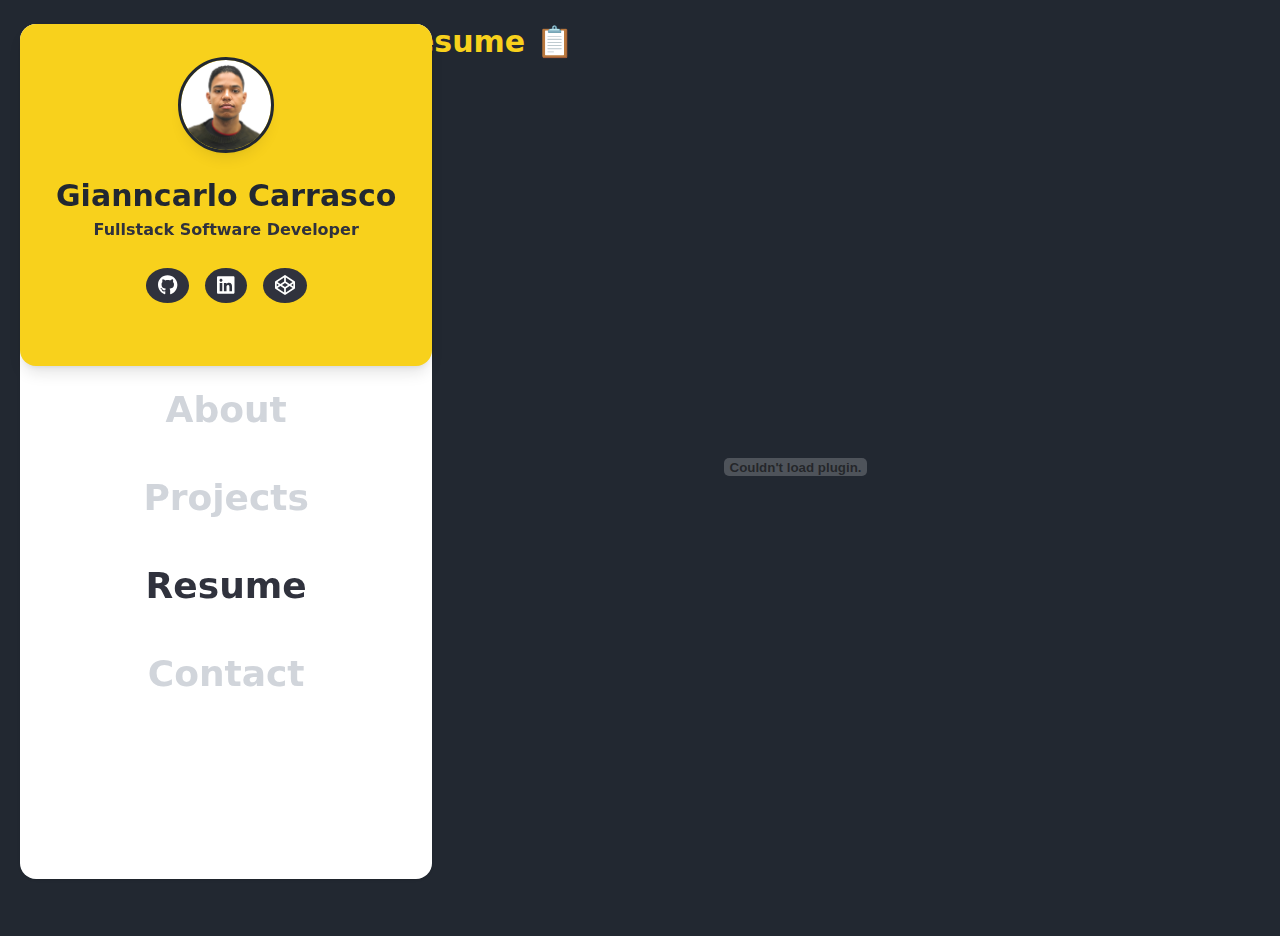
<file: resume/index.html>
<!DOCTYPE html><html><head><meta charSet="utf-8"/><meta http-equiv="x-ua-compatible" content="ie=edge"/><meta name="viewport" content="width=device-width, initial-scale=1, shrink-to-fit=no"/><meta name="generator" content="Gatsby 5.11.0"/><style data-href="/styles.39bc9100c6eabd1f05c3.css" data-identity="gatsby-global-css">/*
! tailwindcss v3.3.2 | MIT License | https://tailwindcss.com
*/*,:after,:before{border:0 solid #e5e7eb;box-sizing:border-box}:after,:before{--tw-content:""}html{-webkit-text-size-adjust:100%;font-feature-settings:normal;font-family:ui-sans-serif,system-ui,-apple-system,BlinkMacSystemFont,Segoe UI,Roboto,Helvetica Neue,Arial,Noto Sans,sans-serif,Apple Color Emoji,Segoe UI Emoji,Segoe UI Symbol,Noto Color Emoji;font-variation-settings:normal;line-height:1.5;-moz-tab-size:4;-o-tab-size:4;tab-size:4}body{line-height:inherit;margin:0}hr{border-top-width:1px;color:inherit;height:0}abbr:where([title]){-webkit-text-decoration:underline dotted;text-decoration:underline dotted}h1,h2,h3,h4,h5,h6{font-size:inherit;font-weight:inherit}a{color:inherit;text-decoration:inherit}b,strong{font-weight:bolder}code,kbd,pre,samp{font-family:ui-monospace,SFMono-Regular,Menlo,Monaco,Consolas,Liberation Mono,Courier New,monospace;font-size:1em}small{font-size:80%}sub,sup{font-size:75%;line-height:0;position:relative;vertical-align:baseline}sub{bottom:-.25em}sup{top:-.5em}table{border-collapse:collapse;border-color:inherit;text-indent:0}button,input,optgroup,select,textarea{color:inherit;font-family:inherit;font-size:100%;font-weight:inherit;line-height:inherit;margin:0;padding:0}button,select{text-transform:none}[type=button],[type=reset],[type=submit],button{-webkit-appearance:button;background-color:transparent;background-image:none}:-moz-focusring{outline:auto}:-moz-ui-invalid{box-shadow:none}progress{vertical-align:baseline}::-webkit-inner-spin-button,::-webkit-outer-spin-button{height:auto}[type=search]{-webkit-appearance:textfield;outline-offset:-2px}::-webkit-search-decoration{-webkit-appearance:none}::-webkit-file-upload-button{-webkit-appearance:button;font:inherit}summary{display:list-item}blockquote,dd,dl,figure,h1,h2,h3,h4,h5,h6,hr,p,pre{margin:0}fieldset{margin:0}fieldset,legend{padding:0}menu,ol,ul{list-style:none;margin:0;padding:0}textarea{resize:vertical}input::-moz-placeholder,textarea::-moz-placeholder{color:#9ca3af;opacity:1}input::placeholder,textarea::placeholder{color:#9ca3af;opacity:1}[role=button],button{cursor:pointer}:disabled{cursor:default}audio,canvas,embed,iframe,img,object,svg,video{display:block;vertical-align:middle}img,video{height:auto;max-width:100%}[hidden]{display:none}*,:after,:before{--tw-border-spacing-x:0;--tw-border-spacing-y:0;--tw-translate-x:0;--tw-translate-y:0;--tw-rotate:0;--tw-skew-x:0;--tw-skew-y:0;--tw-scale-x:1;--tw-scale-y:1;--tw-pan-x: ;--tw-pan-y: ;--tw-pinch-zoom: ;--tw-scroll-snap-strictness:proximity;--tw-gradient-from-position: ;--tw-gradient-via-position: ;--tw-gradient-to-position: ;--tw-ordinal: ;--tw-slashed-zero: ;--tw-numeric-figure: ;--tw-numeric-spacing: ;--tw-numeric-fraction: ;--tw-ring-inset: ;--tw-ring-offset-width:0px;--tw-ring-offset-color:#fff;--tw-ring-color:rgba(59,130,246,.5);--tw-ring-offset-shadow:0 0 #0000;--tw-ring-shadow:0 0 #0000;--tw-shadow:0 0 #0000;--tw-shadow-colored:0 0 #0000;--tw-blur: ;--tw-brightness: ;--tw-contrast: ;--tw-grayscale: ;--tw-hue-rotate: ;--tw-invert: ;--tw-saturate: ;--tw-sepia: ;--tw-drop-shadow: ;--tw-backdrop-blur: ;--tw-backdrop-brightness: ;--tw-backdrop-contrast: ;--tw-backdrop-grayscale: ;--tw-backdrop-hue-rotate: ;--tw-backdrop-invert: ;--tw-backdrop-opacity: ;--tw-backdrop-saturate: ;--tw-backdrop-sepia: }::backdrop{--tw-border-spacing-x:0;--tw-border-spacing-y:0;--tw-translate-x:0;--tw-translate-y:0;--tw-rotate:0;--tw-skew-x:0;--tw-skew-y:0;--tw-scale-x:1;--tw-scale-y:1;--tw-pan-x: ;--tw-pan-y: ;--tw-pinch-zoom: ;--tw-scroll-snap-strictness:proximity;--tw-gradient-from-position: ;--tw-gradient-via-position: ;--tw-gradient-to-position: ;--tw-ordinal: ;--tw-slashed-zero: ;--tw-numeric-figure: ;--tw-numeric-spacing: ;--tw-numeric-fraction: ;--tw-ring-inset: ;--tw-ring-offset-width:0px;--tw-ring-offset-color:#fff;--tw-ring-color:rgba(59,130,246,.5);--tw-ring-offset-shadow:0 0 #0000;--tw-ring-shadow:0 0 #0000;--tw-shadow:0 0 #0000;--tw-shadow-colored:0 0 #0000;--tw-blur: ;--tw-brightness: ;--tw-contrast: ;--tw-grayscale: ;--tw-hue-rotate: ;--tw-invert: ;--tw-saturate: ;--tw-sepia: ;--tw-drop-shadow: ;--tw-backdrop-blur: ;--tw-backdrop-brightness: ;--tw-backdrop-contrast: ;--tw-backdrop-grayscale: ;--tw-backdrop-hue-rotate: ;--tw-backdrop-invert: ;--tw-backdrop-opacity: ;--tw-backdrop-saturate: ;--tw-backdrop-sepia: }.fixed{position:fixed}.col-span-1{grid-column:span 1/span 1}.col-span-3{grid-column:span 3/span 3}.col-span-9{grid-column:span 9/span 9}.mx-2{margin-left:.5rem;margin-right:.5rem}.mx-auto{margin-left:auto;margin-right:auto}.my-1{margin-bottom:.25rem;margin-top:.25rem}.my-3{margin-bottom:.75rem;margin-top:.75rem}.my-5{margin-bottom:1.25rem;margin-top:1.25rem}.my-6{margin-bottom:1.5rem;margin-top:1.5rem}.mb-4{margin-bottom:1rem}.mb-6{margin-bottom:1.5rem}.mb-8{margin-bottom:2rem}.ml-3{margin-left:.75rem}.mr-2{margin-right:.5rem}.mt-1{margin-top:.25rem}.mt-2{margin-top:.5rem}.mt-4{margin-top:1rem}.mt-8{margin-top:2rem}.mt-auto{margin-top:auto}.block{display:block}.inline{display:inline}.flex{display:flex}.grid{display:grid}.h-2\/5{height:40%}.h-32{height:8rem}.h-auto{height:auto}.h-full{height:100%}.h-screen{height:100vh}.w-1\/2{width:50%}.w-full{width:100%}.max-w-md{max-width:28rem}.grid-cols-12{grid-template-columns:repeat(12,minmax(0,1fr))}.grid-cols-4{grid-template-columns:repeat(4,minmax(0,1fr))}.grid-cols-5{grid-template-columns:repeat(5,minmax(0,1fr))}.flex-col{flex-direction:column}.items-center{align-items:center}.justify-center{justify-content:center}.justify-between{justify-content:space-between}.gap-1{gap:.25rem}.gap-4{gap:1rem}.overflow-hidden{overflow:hidden}.rounded{border-radius:.25rem}.rounded-2xl{border-radius:1rem}.rounded-3xl{border-radius:1.5rem}.rounded-full{border-radius:9999px}.rounded-lg{border-radius:.5rem}.border{border-width:1px}.border-gray-600{--tw-border-opacity:1;border-color:rgb(75 85 99/var(--tw-border-opacity))}.bg-dark{--tw-bg-opacity:1;background-color:rgb(48 50 61/var(--tw-bg-opacity))}.bg-emerald-500{--tw-bg-opacity:1;background-color:rgb(16 185 129/var(--tw-bg-opacity))}.bg-gray-700{--tw-bg-opacity:1;background-color:rgb(55 65 81/var(--tw-bg-opacity))}.bg-gray-800{--tw-bg-opacity:1;background-color:rgb(31 41 55/var(--tw-bg-opacity))}.bg-main{--tw-bg-opacity:1;background-color:rgb(248 209 28/var(--tw-bg-opacity))}.bg-teal-100{--tw-bg-opacity:1;background-color:rgb(204 251 241/var(--tw-bg-opacity))}.bg-white{--tw-bg-opacity:1;background-color:rgb(255 255 255/var(--tw-bg-opacity))}.p-2{padding:.5rem}.p-4{padding:1rem}.p-9{padding:2.25rem}.px-2{padding-left:.5rem;padding-right:.5rem}.px-3{padding-left:.75rem;padding-right:.75rem}.px-4{padding-left:1rem;padding-right:1rem}.px-5{padding-left:1.25rem;padding-right:1.25rem}.py-1{padding-bottom:.25rem;padding-top:.25rem}.py-2{padding-bottom:.5rem;padding-top:.5rem}.py-5{padding-bottom:1.25rem;padding-top:1.25rem}.py-6{padding-bottom:1.5rem;padding-top:1.5rem}.pr-10{padding-right:2.5rem}.text-center{text-align:center}.text-3xl{font-size:1.875rem;line-height:2.25rem}.text-4xl{font-size:2.25rem;line-height:2.5rem}.text-lg{font-size:1.125rem;line-height:1.75rem}.text-sm{font-size:.875rem;line-height:1.25rem}.text-xl{font-size:1.25rem;line-height:1.75rem}.font-bold{font-weight:700}.font-semibold{font-weight:600}.text-black{--tw-text-opacity:1;color:rgb(34 40 49/var(--tw-text-opacity))}.text-dark{--tw-text-opacity:1;color:rgb(48 50 61/var(--tw-text-opacity))}.text-gray-300{--tw-text-opacity:1;color:rgb(209 213 219/var(--tw-text-opacity))}.text-gray-400{--tw-text-opacity:1;color:rgb(156 163 175/var(--tw-text-opacity))}.text-gray-600{--tw-text-opacity:1;color:rgb(75 85 99/var(--tw-text-opacity))}.text-gray-800{--tw-text-opacity:1;color:rgb(31 41 55/var(--tw-text-opacity))}.text-main{--tw-text-opacity:1;color:rgb(248 209 28/var(--tw-text-opacity))}.text-white{--tw-text-opacity:1;color:rgb(255 255 255/var(--tw-text-opacity))}.shadow{--tw-shadow:0 1px 3px 0 rgba(0,0,0,.1),0 1px 2px -1px rgba(0,0,0,.1);--tw-shadow-colored:0 1px 3px 0 var(--tw-shadow-color),0 1px 2px -1px var(--tw-shadow-color)}.shadow,.shadow-lg{box-shadow:var(--tw-ring-offset-shadow,0 0 #0000),var(--tw-ring-shadow,0 0 #0000),var(--tw-shadow)}.shadow-lg{--tw-shadow:0 10px 15px -3px rgba(0,0,0,.1),0 4px 6px -4px rgba(0,0,0,.1);--tw-shadow-colored:0 10px 15px -3px var(--tw-shadow-color),0 4px 6px -4px var(--tw-shadow-color)}.shadow-md{--tw-shadow:0 4px 6px -1px rgba(0,0,0,.1),0 2px 4px -2px rgba(0,0,0,.1);--tw-shadow-colored:0 4px 6px -1px var(--tw-shadow-color),0 2px 4px -2px var(--tw-shadow-color);box-shadow:var(--tw-ring-offset-shadow,0 0 #0000),var(--tw-ring-shadow,0 0 #0000),var(--tw-shadow)}.outline{outline-style:solid}.outline-black{outline-color:#222831}.transition-colors{transition-duration:.15s;transition-property:color,background-color,border-color,text-decoration-color,fill,stroke;transition-timing-function:cubic-bezier(.4,0,.2,1)}.duration-300{transition-duration:.3s}*{box-sizing:border-box;margin:0;padding:0}body{background-color:#222831;color:#fff}.circle{border-radius:50%}.hover\:bg-emerald-600:hover{--tw-bg-opacity:1;background-color:rgb(5 150 105/var(--tw-bg-opacity))}.hover\:bg-gray-600:hover{--tw-bg-opacity:1;background-color:rgb(75 85 99/var(--tw-bg-opacity))}.hover\:bg-gray-800:hover{--tw-bg-opacity:1;background-color:rgb(31 41 55/var(--tw-bg-opacity))}.hover\:outline-none:hover{outline:2px solid transparent;outline-offset:2px}.hover\:ring:hover{--tw-ring-offset-shadow:var(--tw-ring-inset) 0 0 0 var(--tw-ring-offset-width) var(--tw-ring-offset-color);--tw-ring-shadow:var(--tw-ring-inset) 0 0 0 calc(3px + var(--tw-ring-offset-width)) var(--tw-ring-color);box-shadow:var(--tw-ring-offset-shadow),var(--tw-ring-shadow),var(--tw-shadow,0 0 #0000)}.hover\:ring-gray-800:hover{--tw-ring-opacity:1;--tw-ring-color:rgb(31 41 55/var(--tw-ring-opacity))}.hover\:ring-offset-2:hover{--tw-ring-offset-width:2px}.focus\:border-blue-500:focus{--tw-border-opacity:1;border-color:rgb(59 130 246/var(--tw-border-opacity))}.focus\:outline-none:focus{outline:2px solid transparent;outline-offset:2px}.focus\:ring:focus{--tw-ring-offset-shadow:var(--tw-ring-inset) 0 0 0 var(--tw-ring-offset-width) var(--tw-ring-offset-color);--tw-ring-shadow:var(--tw-ring-inset) 0 0 0 calc(3px + var(--tw-ring-offset-width)) var(--tw-ring-color);box-shadow:var(--tw-ring-offset-shadow),var(--tw-ring-shadow),var(--tw-shadow,0 0 #0000)}.focus\:ring-emerald-300:focus{--tw-ring-opacity:1;--tw-ring-color:rgb(110 231 183/var(--tw-ring-opacity))}</style><title data-gatsby-head="true">Gianncarlo Carrasco | Resume</title></head><body><div id="___gatsby"><div style="outline:none" tabindex="-1" id="gatsby-focus-wrapper"><main class="grid grid-cols-12 gap-1 h-screen px-5 py-6 mx-auto"><div class="col-span-3"><div class="bg-white shadow rounded-2xl flex flex-col" style="height:95vh;position:fixed"><div class="bg-main h-2/5 rounded-2xl shadow-lg flex flex-col justify-content-between align-center text-center p-9"><img src="/static/headshot-2a56b6435bf8a3eb51a7590f86abeb1b.jpg" class="outline outline-black mx-auto shadow-lg circle" width="90"/><div class="mt-auto mb-8"><p class="text-black text-3xl font-bold my-1">Gianncarlo Carrasco</p><p class="text-dark text-md font-semibold my-1">Fullstack Software Developer</p><div class="mt-8"><a href="https://github.com/Gginne" target="_blank" class="circle px-3 py-2 bg-dark rounded text-white hover:bg-gray-800 hover:outline-none hover:ring hover:ring-offset-2 hover:ring-gray-800 transition-colors duration-300 mx-2"><svg aria-hidden="true" focusable="false" data-prefix="fab" data-icon="github" class="svg-inline--fa fa-github fa-lg " role="img" xmlns="http://www.w3.org/2000/svg" viewBox="0 0 496 512" color="white"><path fill="currentColor" d="M165.9 397.4c0 2-2.3 3.6-5.2 3.6-3.3.3-5.6-1.3-5.6-3.6 0-2 2.3-3.6 5.2-3.6 3-.3 5.6 1.3 5.6 3.6zm-31.1-4.5c-.7 2 1.3 4.3 4.3 4.9 2.6 1 5.6 0 6.2-2s-1.3-4.3-4.3-5.2c-2.6-.7-5.5.3-6.2 2.3zm44.2-1.7c-2.9.7-4.9 2.6-4.6 4.9.3 2 2.9 3.3 5.9 2.6 2.9-.7 4.9-2.6 4.6-4.6-.3-1.9-3-3.2-5.9-2.9zM244.8 8C106.1 8 0 113.3 0 252c0 110.9 69.8 205.8 169.5 239.2 12.8 2.3 17.3-5.6 17.3-12.1 0-6.2-.3-40.4-.3-61.4 0 0-70 15-84.7-29.8 0 0-11.4-29.1-27.8-36.6 0 0-22.9-15.7 1.6-15.4 0 0 24.9 2 38.6 25.8 21.9 38.6 58.6 27.5 72.9 20.9 2.3-16 8.8-27.1 16-33.7-55.9-6.2-112.3-14.3-112.3-110.5 0-27.5 7.6-41.3 23.6-58.9-2.6-6.5-11.1-33.3 2.6-67.9 20.9-6.5 69 27 69 27 20-5.6 41.5-8.5 62.8-8.5s42.8 2.9 62.8 8.5c0 0 48.1-33.6 69-27 13.7 34.7 5.2 61.4 2.6 67.9 16 17.7 25.8 31.5 25.8 58.9 0 96.5-58.9 104.2-114.8 110.5 9.2 7.9 17 22.9 17 46.4 0 33.7-.3 75.4-.3 83.6 0 6.5 4.6 14.4 17.3 12.1C428.2 457.8 496 362.9 496 252 496 113.3 383.5 8 244.8 8zM97.2 352.9c-1.3 1-1 3.3.7 5.2 1.6 1.6 3.9 2.3 5.2 1 1.3-1 1-3.3-.7-5.2-1.6-1.6-3.9-2.3-5.2-1zm-10.8-8.1c-.7 1.3.3 2.9 2.3 3.9 1.6 1 3.6.7 4.3-.7.7-1.3-.3-2.9-2.3-3.9-2-.6-3.6-.3-4.3.7zm32.4 35.6c-1.6 1.3-1 4.3 1.3 6.2 2.3 2.3 5.2 2.6 6.5 1 1.3-1.3.7-4.3-1.3-6.2-2.2-2.3-5.2-2.6-6.5-1zm-11.4-14.7c-1.6 1-1.6 3.6 0 5.9 1.6 2.3 4.3 3.3 5.6 2.3 1.6-1.3 1.6-3.9 0-6.2-1.4-2.3-4-3.3-5.6-2z"></path></svg></a><a href="https://linkedin.com/in/gianncarlo-carrasco" target="_blank" class="circle px-3 py-2 bg-dark rounded text-white hover:bg-gray-800 hover:outline-none hover:ring hover:ring-offset-2 hover:ring-gray-800 transition-colors duration-300 mx-2"><svg aria-hidden="true" focusable="false" data-prefix="fab" data-icon="linkedin" class="svg-inline--fa fa-linkedin fa-lg " role="img" xmlns="http://www.w3.org/2000/svg" viewBox="0 0 448 512" color="white"><path fill="currentColor" d="M416 32H31.9C14.3 32 0 46.5 0 64.3v383.4C0 465.5 14.3 480 31.9 480H416c17.6 0 32-14.5 32-32.3V64.3c0-17.8-14.4-32.3-32-32.3zM135.4 416H69V202.2h66.5V416zm-33.2-243c-21.3 0-38.5-17.3-38.5-38.5S80.9 96 102.2 96c21.2 0 38.5 17.3 38.5 38.5 0 21.3-17.2 38.5-38.5 38.5zm282.1 243h-66.4V312c0-24.8-.5-56.7-34.5-56.7-34.6 0-39.9 27-39.9 54.9V416h-66.4V202.2h63.7v29.2h.9c8.9-16.8 30.6-34.5 62.9-34.5 67.2 0 79.7 44.3 79.7 101.9V416z"></path></svg></a><a href="https://codepen.io/Giannn" target="_blank" class="circle px-3 py-2 bg-dark rounded text-white hover:bg-gray-800 hover:outline-none hover:ring hover:ring-offset-2 hover:ring-gray-800 transition-colors duration-300 mx-2"><svg aria-hidden="true" focusable="false" data-prefix="fab" data-icon="codepen" class="svg-inline--fa fa-codepen fa-lg " role="img" xmlns="http://www.w3.org/2000/svg" viewBox="0 0 512 512" color="white"><path fill="currentColor" d="M502.285 159.704l-234-156c-7.987-4.915-16.511-4.96-24.571 0l-234 156C3.714 163.703 0 170.847 0 177.989v155.999c0 7.143 3.714 14.286 9.715 18.286l234 156.022c7.987 4.915 16.511 4.96 24.571 0l234-156.022c6-3.999 9.715-11.143 9.715-18.286V177.989c-.001-7.142-3.715-14.286-9.716-18.285zM278 63.131l172.286 114.858-76.857 51.429L278 165.703V63.131zm-44 0v102.572l-95.429 63.715-76.857-51.429L234 63.131zM44 219.132l55.143 36.857L44 292.846v-73.714zm190 229.715L61.714 333.989l76.857-51.429L234 346.275v102.572zm22-140.858l-77.715-52 77.715-52 77.715 52-77.715 52zm22 140.858V346.275l95.429-63.715 76.857 51.429L278 448.847zm190-156.001l-55.143-36.857L468 219.132v73.714z"></path></svg></a></div></div></div><div class="mx-auto text-center font-bold flex flex-col justify-content-between text-gray-300 text-4xl"><a class="my-6" href="/">About</a><a class="my-6" href="/projects/">Projects</a><a aria-current="page" class="my-6 text-dark" href="/resume/">Resume</a><a class="my-6" href="/contact/">Contact</a></div></div></div><div class="col-span-9"><section class=" h-full"><h1 class="text-3xl font-bold mb-6">My <span class="text-main">Resume</span> 📋</h1><div class="h-full"><object width="100%" height="90%" data="/static/resume-cdbb897efcd00de7ea620f7b4c72c2fa.pdf" type="application/pdf"> </object></div></section></div></main></div><div id="gatsby-announcer" style="position:absolute;top:0;width:1px;height:1px;padding:0;overflow:hidden;clip:rect(0, 0, 0, 0);white-space:nowrap;border:0" aria-live="assertive" aria-atomic="true"></div></div><script id="gatsby-script-loader">/*<![CDATA[*/window.pagePath="/resume/";/*]]>*/</script><!-- slice-start id="_gatsby-scripts-1" -->
          <script
            id="gatsby-chunk-mapping"
          >
            window.___chunkMapping="{\"app\":[\"/app-b7f01822b144571009a4.js\"],\"component---src-pages-404-js\":[\"/component---src-pages-404-js-df10320ff692096b7589.js\"],\"component---src-pages-contact-js\":[\"/component---src-pages-contact-js-0215a2870badbd4b0d1f.js\"],\"component---src-pages-index-js\":[\"/component---src-pages-index-js-9b82459327c5fd1557c9.js\"],\"component---src-pages-projects-js\":[\"/component---src-pages-projects-js-6d1ce199320149b82166.js\"],\"component---src-pages-resume-js\":[\"/component---src-pages-resume-js-f6bc7d9f52c1667b3190.js\"]}";
          </script>
        <script>window.___webpackCompilationHash="cd64d74db3b0a0c081a2";</script><script src="/webpack-runtime-42274b8fe38680efed72.js" async></script><script src="/framework-e817803d957448322269.js" async></script><script src="/app-b7f01822b144571009a4.js" async></script><!-- slice-end id="_gatsby-scripts-1" --></body></html>
</file>
